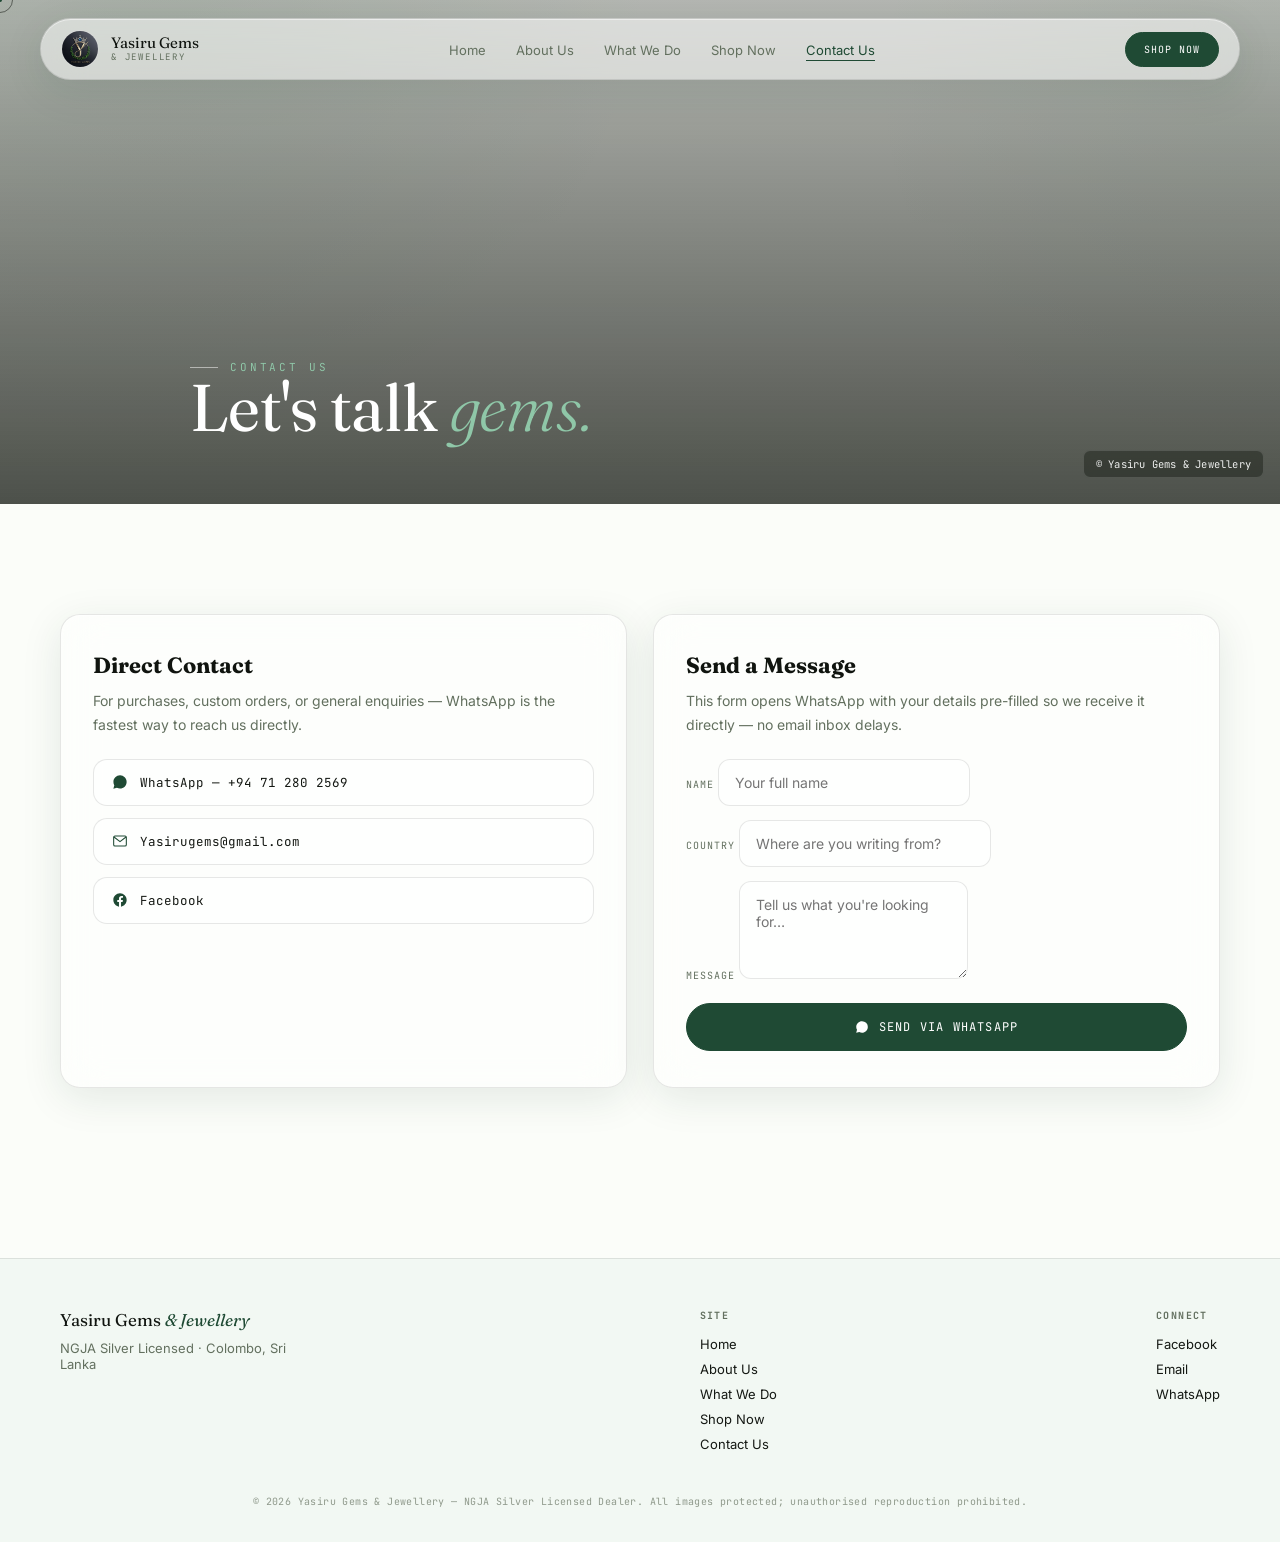
<file: contact.html>
<!DOCTYPE html>
<html lang="en">
<head>
<meta charset="UTF-8">
<meta name="viewport" content="width=device-width, initial-scale=1.0">
<title>Contact Us | Yasiru Gems &amp; Jewellery</title>
<meta name="description" content="Contact Yasiru Gems & Jewellery — WhatsApp, email and Facebook. NGJA Silver Licensed jeweller based in Colombo, Sri Lanka.">
<link rel="canonical" href="https://www.yasirugems.com/contact.html">
<link rel="icon" type="image/png" href="YasiruGems.jpg">
<link rel="preconnect" href="https://fonts.googleapis.com">
<link rel="preconnect" href="https://fonts.gstatic.com" crossorigin>
<link href="https://fonts.googleapis.com/css2?family=Fraunces:ital,opsz,wght@0,9..144,300;0,9..144,400;0,9..144,500;0,9..144,600;1,9..144,400;1,9..144,500&family=Inter:wght@300;400;500;600&family=JetBrains+Mono:wght@300;400;500&display=swap" rel="stylesheet">
<link rel="stylesheet" href="assets/css/style.css">
</head>
<body data-whatsapp-number="94712802569">

<div class="bg-wash"></div>
<div class="cursor-ring" id="cursorRing"></div>
<div class="cursor-dot" id="cursorDot"></div>

<header>
  <div class="navbar glass">
    <a href="index.html" class="brand">
      <div class="logo-slot"><img src="YasiruGems.jpg"></div>
      <div class="brand-name">Yasiru Gems<span>&amp; Jewellery</span></div>
    </a>
    <nav>
      <ul>
        <li><a href="index.html">Home</a></li>
        <li><a href="about.html">About Us</a></li>
        <li><a href="what-we-do.html">What We Do</a></li>
        <li><a href="shop.html">Shop Now</a></li>
        <li><a href="contact.html" class="active">Contact Us</a></li>
      </ul>
    </nav>
    <a href="shop.html" class="btn small primary">Shop Now</a>
    <button class="nav-toggle" id="navToggle" aria-label="Menu"><span></span></button>
  </div>
</header>

<div class="mobile-menu" id="mobileMenu">
  <a href="index.html">Home</a>
  <a href="about.html">About Us</a>
  <a href="what-we-do.html">What We Do</a>
  <a href="shop.html">Shop Now</a>
  <a href="contact.html" class="active">Contact Us</a>
</div>

<section class="hero-pagehead" style="background-image:url('https://images.unsplash.com/photo-1599643477877-530eb83abc8e?q=80&w=1800&auto=format&fit=crop');">
  <div class="hero-content">
    <div class="wrap">
      <div class="eyebrow on-dark">CONTACT US</div>
      <h1 class="headline">Let's talk <em>gems.</em></h1>
    </div>
  </div>
</section>

<section class="section-pad">
  <div class="wrap">
    <div class="contact-grid">

      <!-- DIRECT CONTACT CARD — edit heading, blurb and each link -->
      <div class="contact-card glass reveal">
        <h3>Direct Contact</h3>
        <p>For purchases, custom orders, or general enquiries — WhatsApp is the fastest way to reach us directly.</p>
        <div class="contact-links">
          <a href="#" data-whatsapp-msg="Hello Yasiru, I'd like to get in touch about your gems and jewellery.">
            <svg viewBox="0 0 24 24" fill="currentColor"><path d="M12.04 2C6.58 2 2.13 6.45 2.13 11.91c0 1.75.46 3.45 1.33 4.95L2.05 22l5.28-1.38a9.87 9.87 0 004.71 1.2h.01c5.46 0 9.91-4.45 9.91-9.91 0-2.65-1.03-5.14-2.9-7.01A9.82 9.82 0 0012.04 2z"/></svg>
            WhatsApp — +94 71 280 2569
          </a>
          <a href="mailto:Yasirugems@gmail.com">
            <svg viewBox="0 0 24 24" fill="none" stroke="currentColor" stroke-width="1.6"><rect x="2.5" y="4.5" width="19" height="15" rx="2"/><path d="M3 6l9 7 9-7"/></svg>
            Yasirugems@gmail.com
          </a>
          <a href="https://www.facebook.com/profile.php?id=61566966630931" target="_blank" rel="noopener">
            <svg viewBox="0 0 24 24" fill="currentColor"><path d="M22 12.06C22 6.5 17.52 2 12 2S2 6.5 2 12.06c0 5 3.66 9.15 8.44 9.94v-7.03H7.9v-2.9h2.54V9.85c0-2.5 1.49-3.89 3.78-3.89 1.09 0 2.23.2 2.23.2v2.46h-1.26c-1.24 0-1.63.77-1.63 1.56v1.88h2.78l-.44 2.9h-2.34V22c4.78-.8 8.44-4.94 8.44-9.94z"/></svg>
            Facebook
          </a>
        </div>
      </div>

      <!-- MESSAGE FORM CARD — edit heading/blurb; the form opens WhatsApp on submit -->
      <div class="contact-card glass reveal" style="transition-delay:.08s">
        <h3>Send a Message</h3>
        <p>This form opens WhatsApp with your details pre-filled so we receive it directly — no email inbox delays.</p>
        <form class="contact-form" id="contactForm">
          <div>
            <label>Name</label>
            <input type="text" id="cf-name" placeholder="Your full name" required>
          </div>
          <div>
            <label>Country</label>
            <input type="text" id="cf-country" placeholder="Where are you writing from?">
          </div>
          <div>
            <label>Message</label>
            <textarea id="cf-message" rows="4" placeholder="Tell us what you're looking for…" required></textarea>
          </div>
          <button type="submit" class="btn primary" style="justify-content:center;margin-top:6px;">
            <svg viewBox="0 0 24 24" fill="currentColor" width="14" height="14"><path d="M12.04 2C6.58 2 2.13 6.45 2.13 11.91c0 1.75.46 3.45 1.33 4.95L2.05 22l5.28-1.38a9.87 9.87 0 004.71 1.2h.01c5.46 0 9.91-4.45 9.91-9.91 0-2.65-1.03-5.14-2.9-7.01A9.82 9.82 0 0012.04 2z"/></svg>
            Send via WhatsApp
          </button>
        </form>
      </div>
    </div>
  </div>
</section>

<footer>
  <div class="wrap">
    <div class="footer-grid">
      <div>
        <div class="footer-brand">Yasiru Gems <em>&amp; Jewellery</em></div>
        <p style="color:var(--mist);font-size:13px;margin-top:10px;max-width:260px;">NGJA Silver Licensed &middot; Colombo, Sri Lanka</p>
      </div>
      <div class="footer-col">
        <h5>Site</h5>
        <a href="index.html">Home</a>
        <a href="about.html">About Us</a>
        <a href="what-we-do.html">What We Do</a>
        <a href="shop.html">Shop Now</a>
        <a href="contact.html">Contact Us</a>
      </div>
      <div class="footer-col">
        <h5>Connect</h5>
        <a href="https://www.facebook.com/profile.php?id=61566966630931" target="_blank" rel="noopener">Facebook</a>
        <a href="mailto:Yasirugems@gmail.com">Email</a>
        <a href="#" data-whatsapp-msg="Hello Yasiru, I'd like to get in touch about your gems and jewellery.">WhatsApp</a>
      </div>
    </div>
    <div class="footer-note">&copy; <span class="js-year"></span> Yasiru Gems &amp; Jewellery — NGJA Silver Licensed Dealer. All images protected; unauthorised reproduction prohibited.</div>
  </div>
</footer>

<script src="assets/js/main.js"></script>
<script>
  document.getElementById("contactForm").addEventListener("submit", function(e){
    e.preventDefault();
    const name = document.getElementById("cf-name").value.trim();
    const country = document.getElementById("cf-country").value.trim();
    const message = document.getElementById("cf-message").value.trim();
    const number = document.body.getAttribute("data-whatsapp-number");
    const text = `Hello Yasiru, my name is ${name}${country ? " from " + country : ""}. ${message}`;
    window.open(`https://wa.me/${number}?text=${encodeURIComponent(text)}`, "_blank", "noopener");
  });
</script>
</body>
</html>
</file>
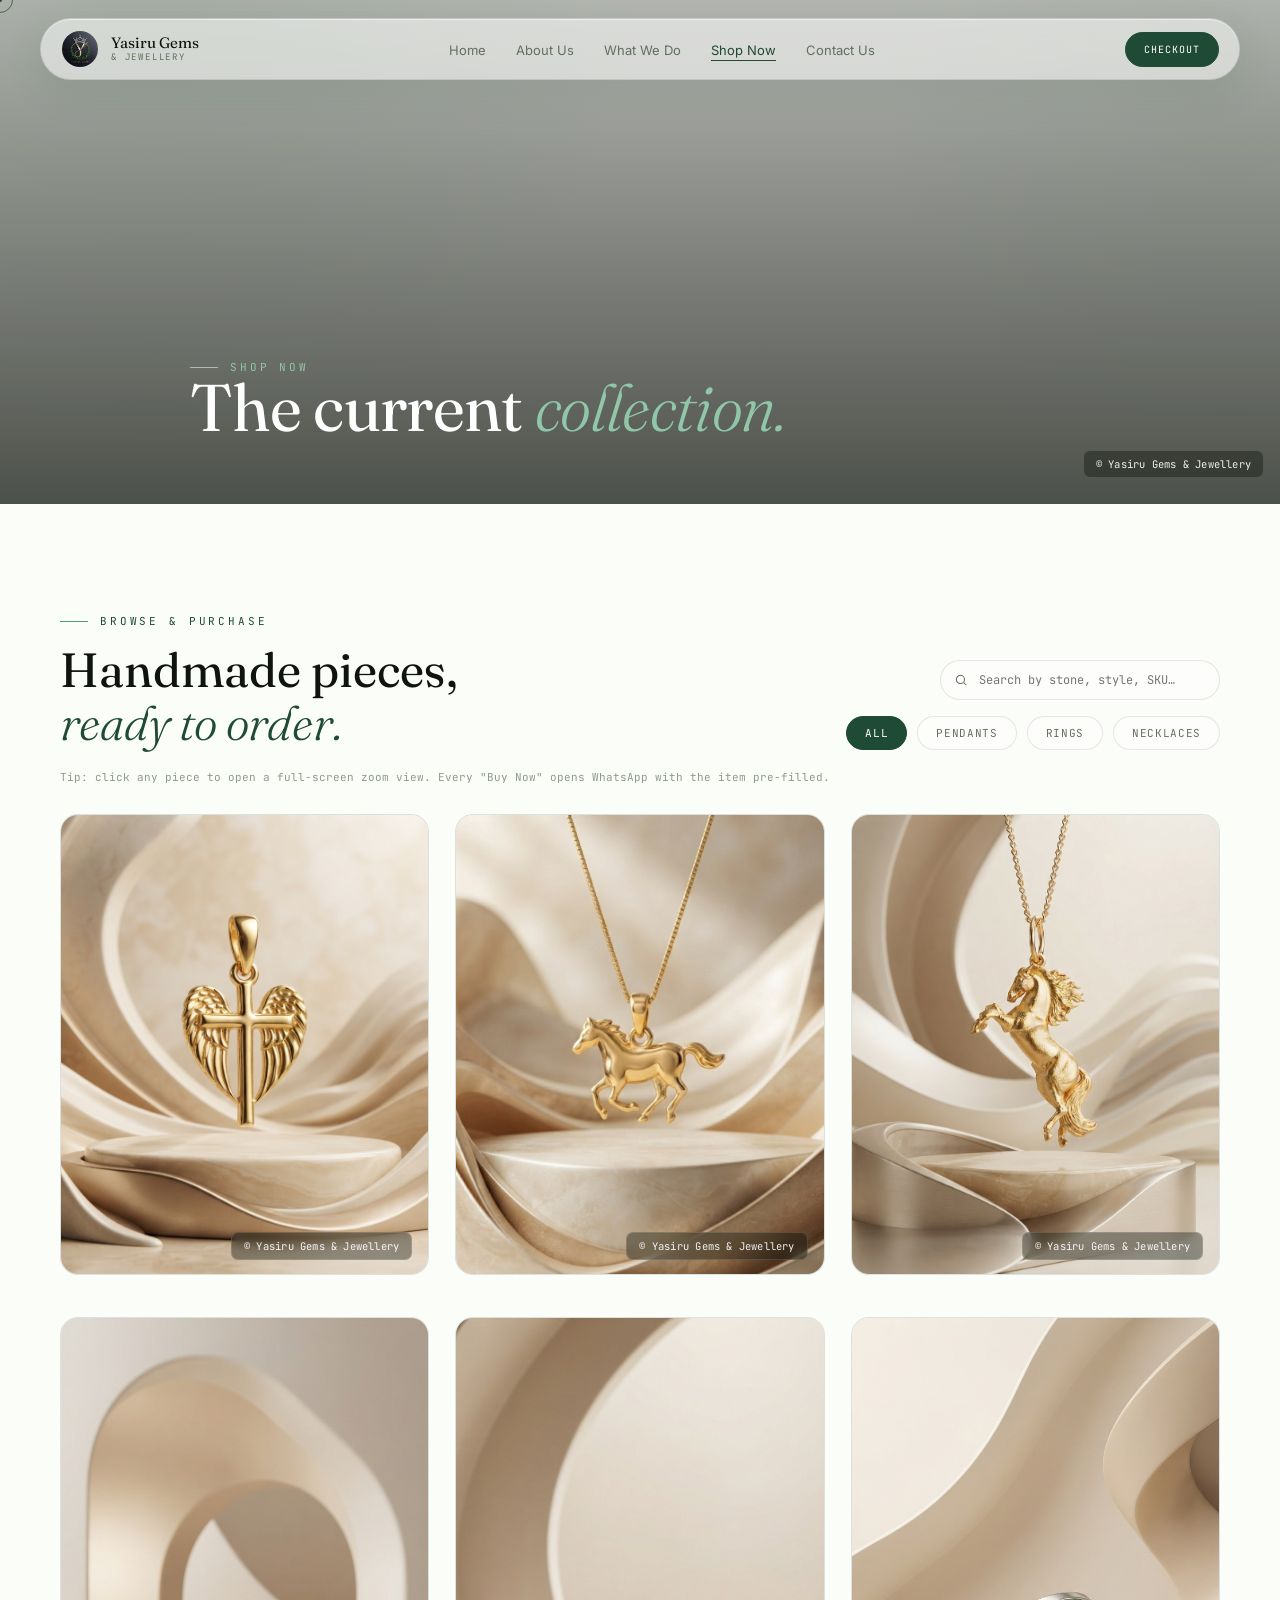
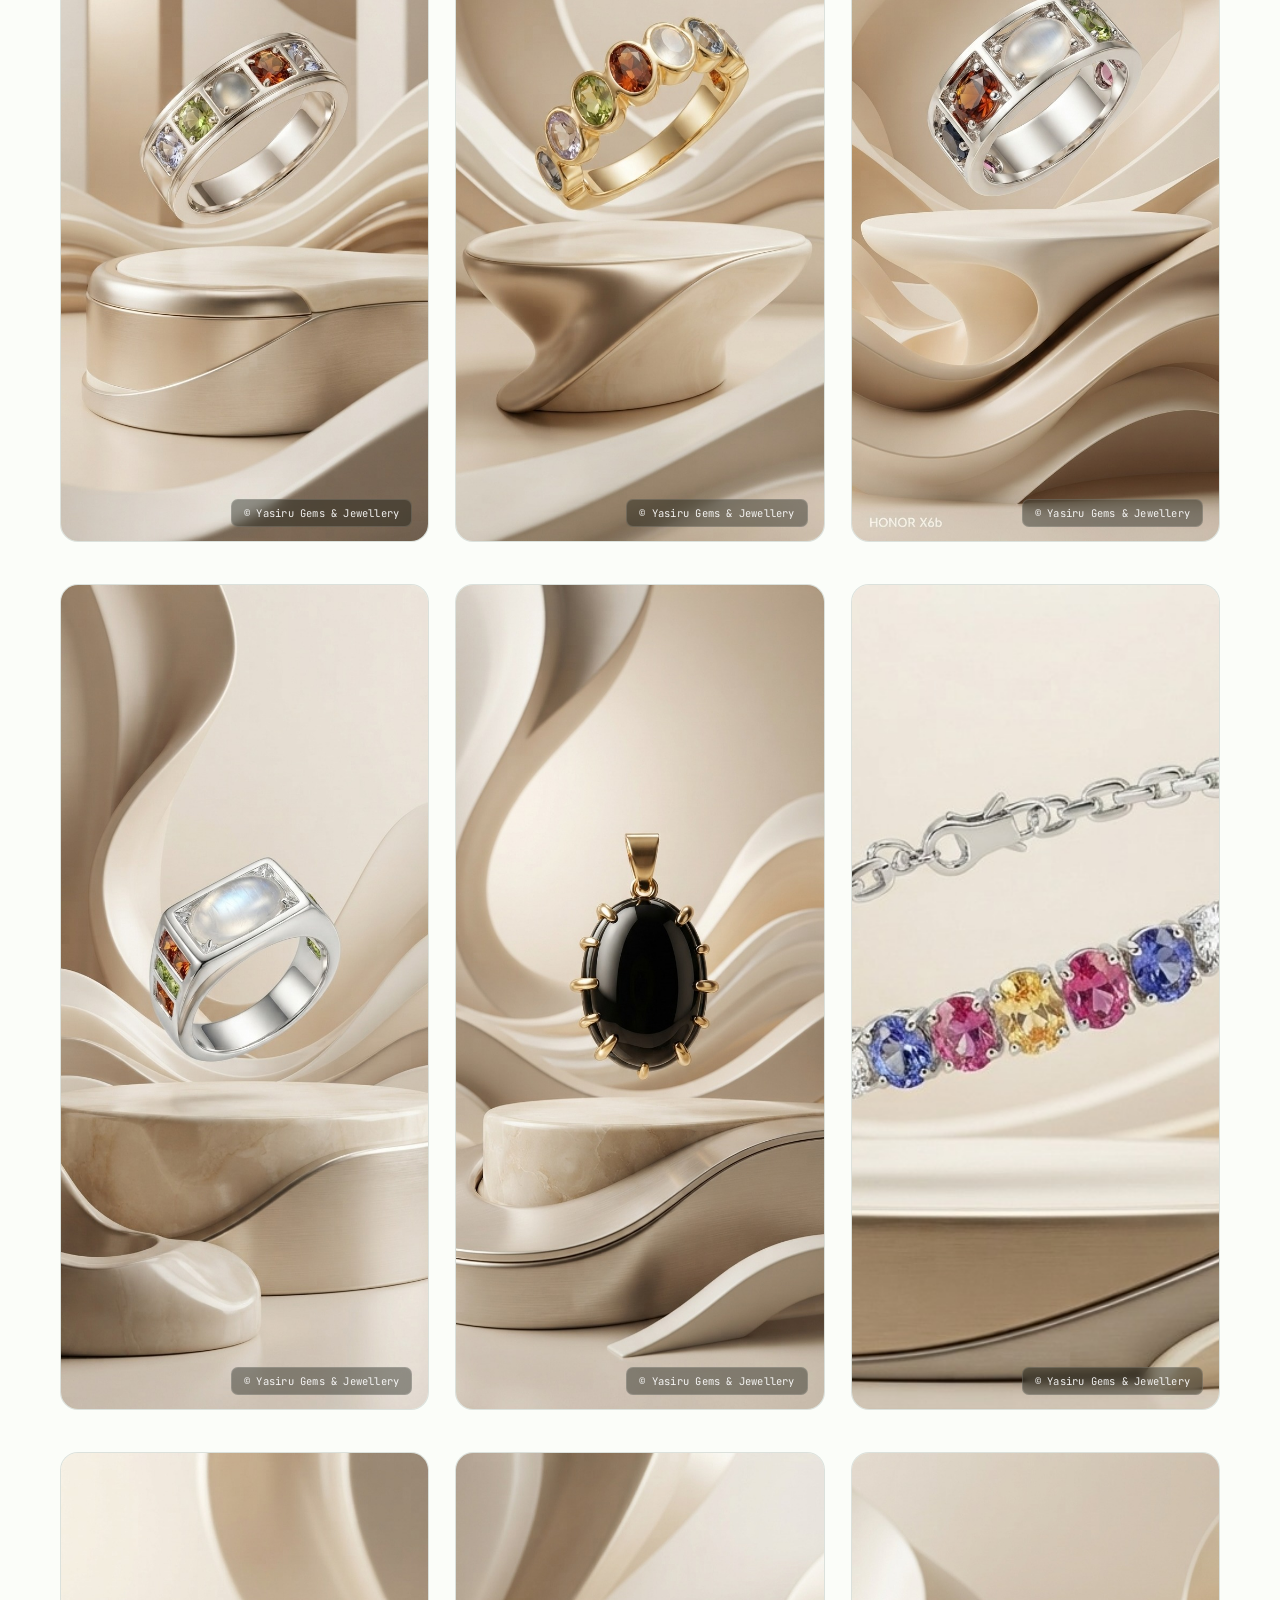
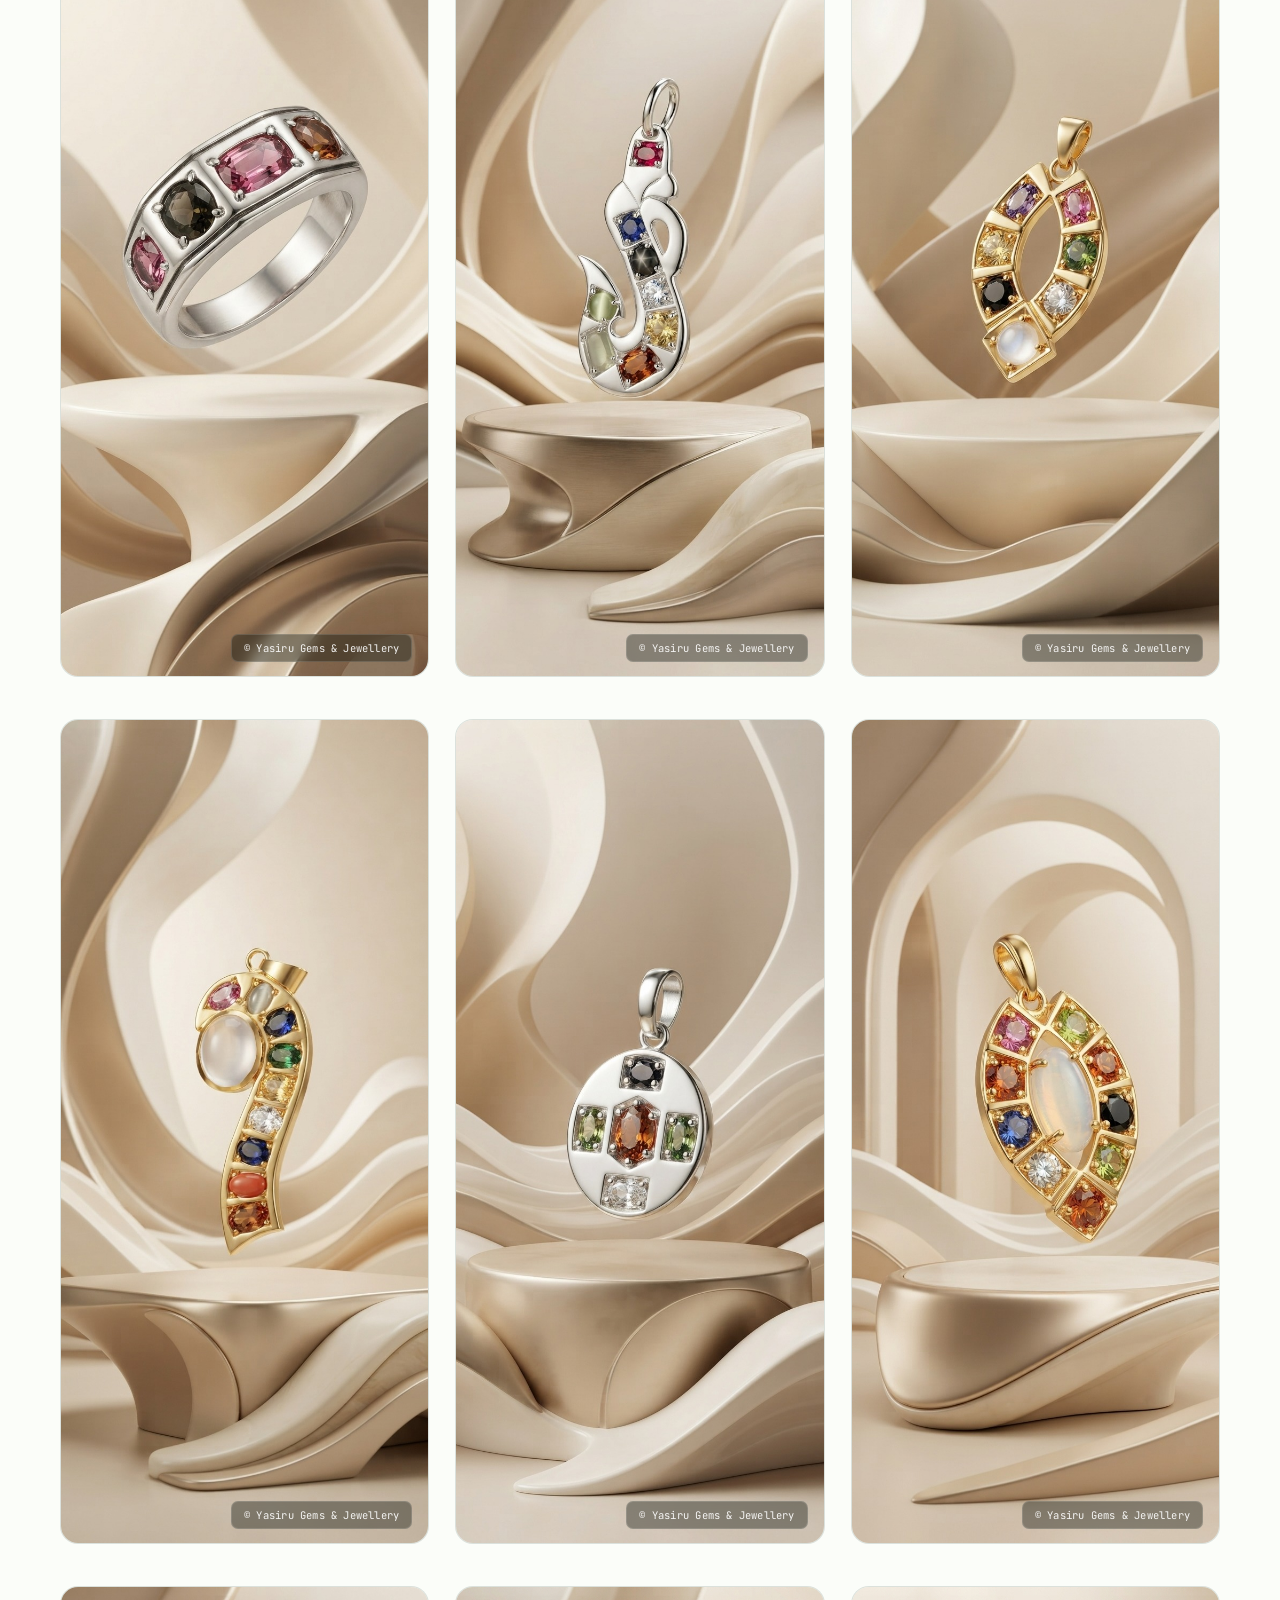
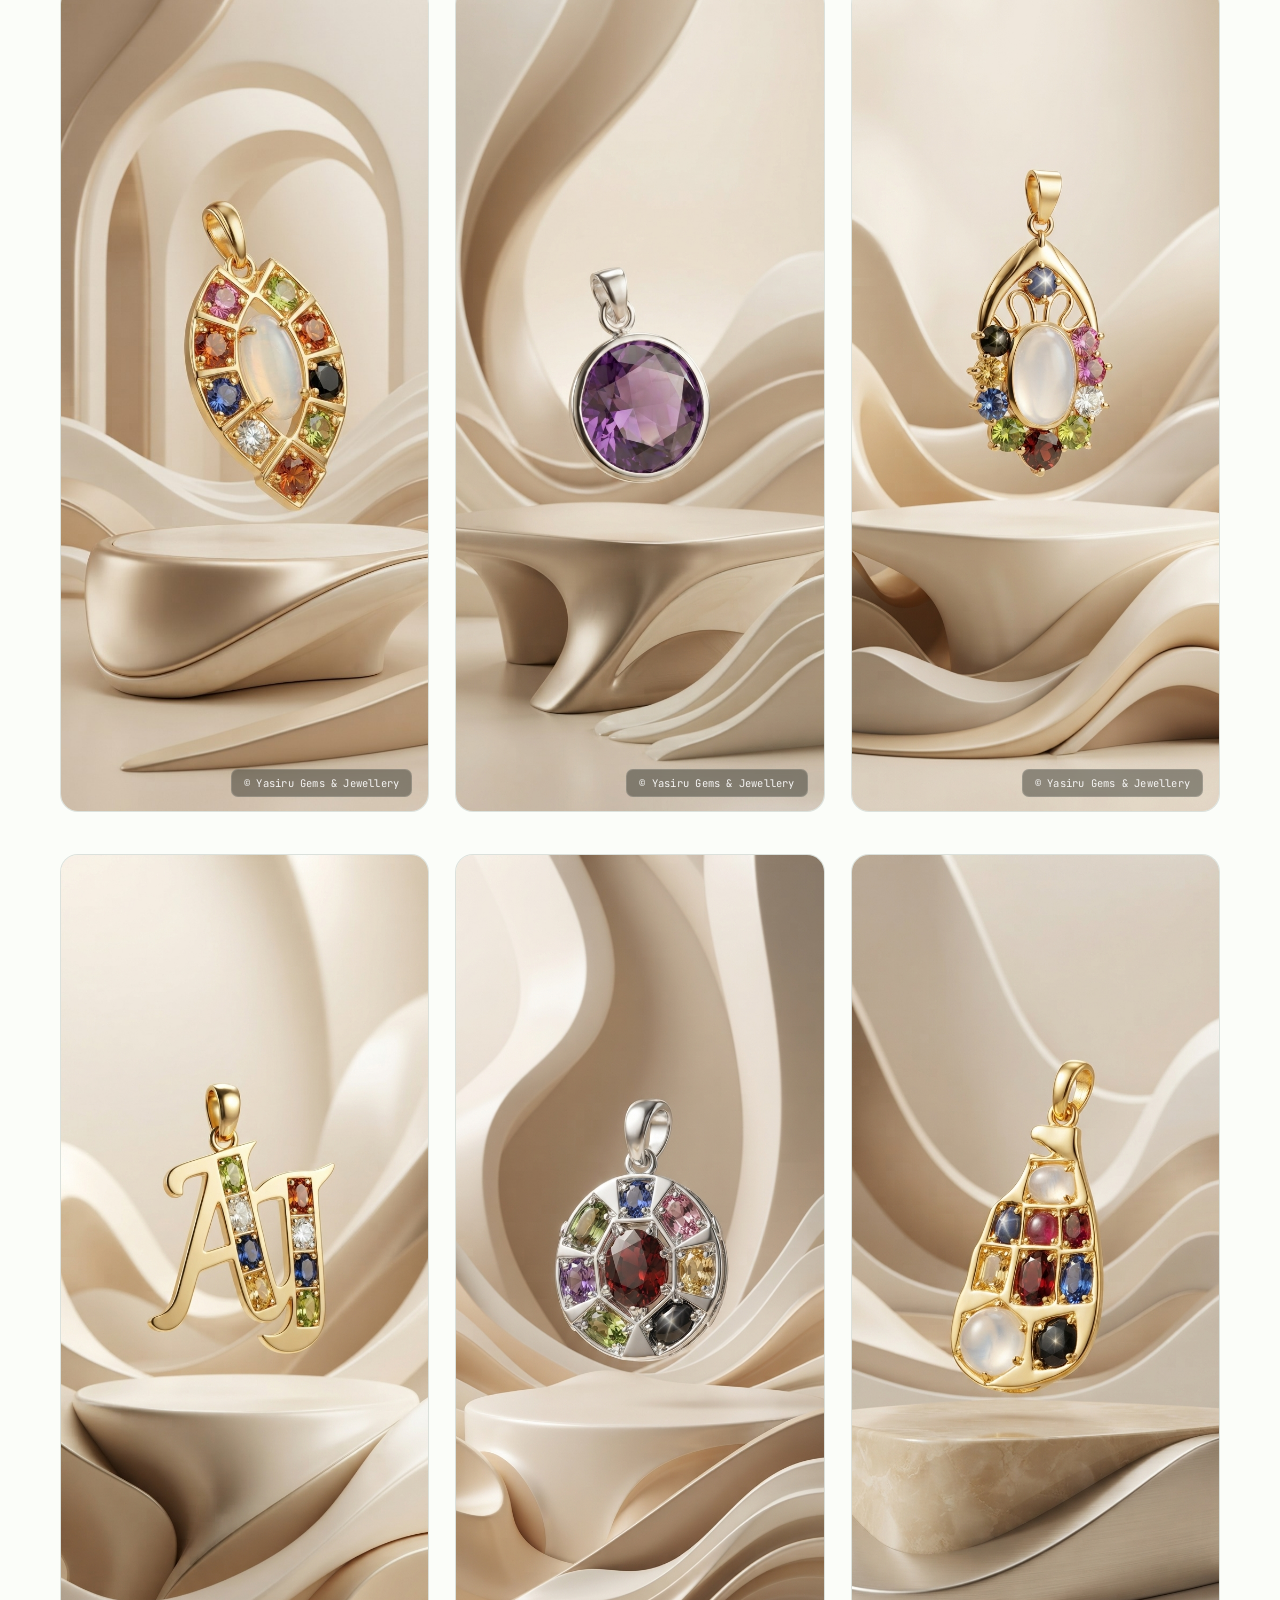
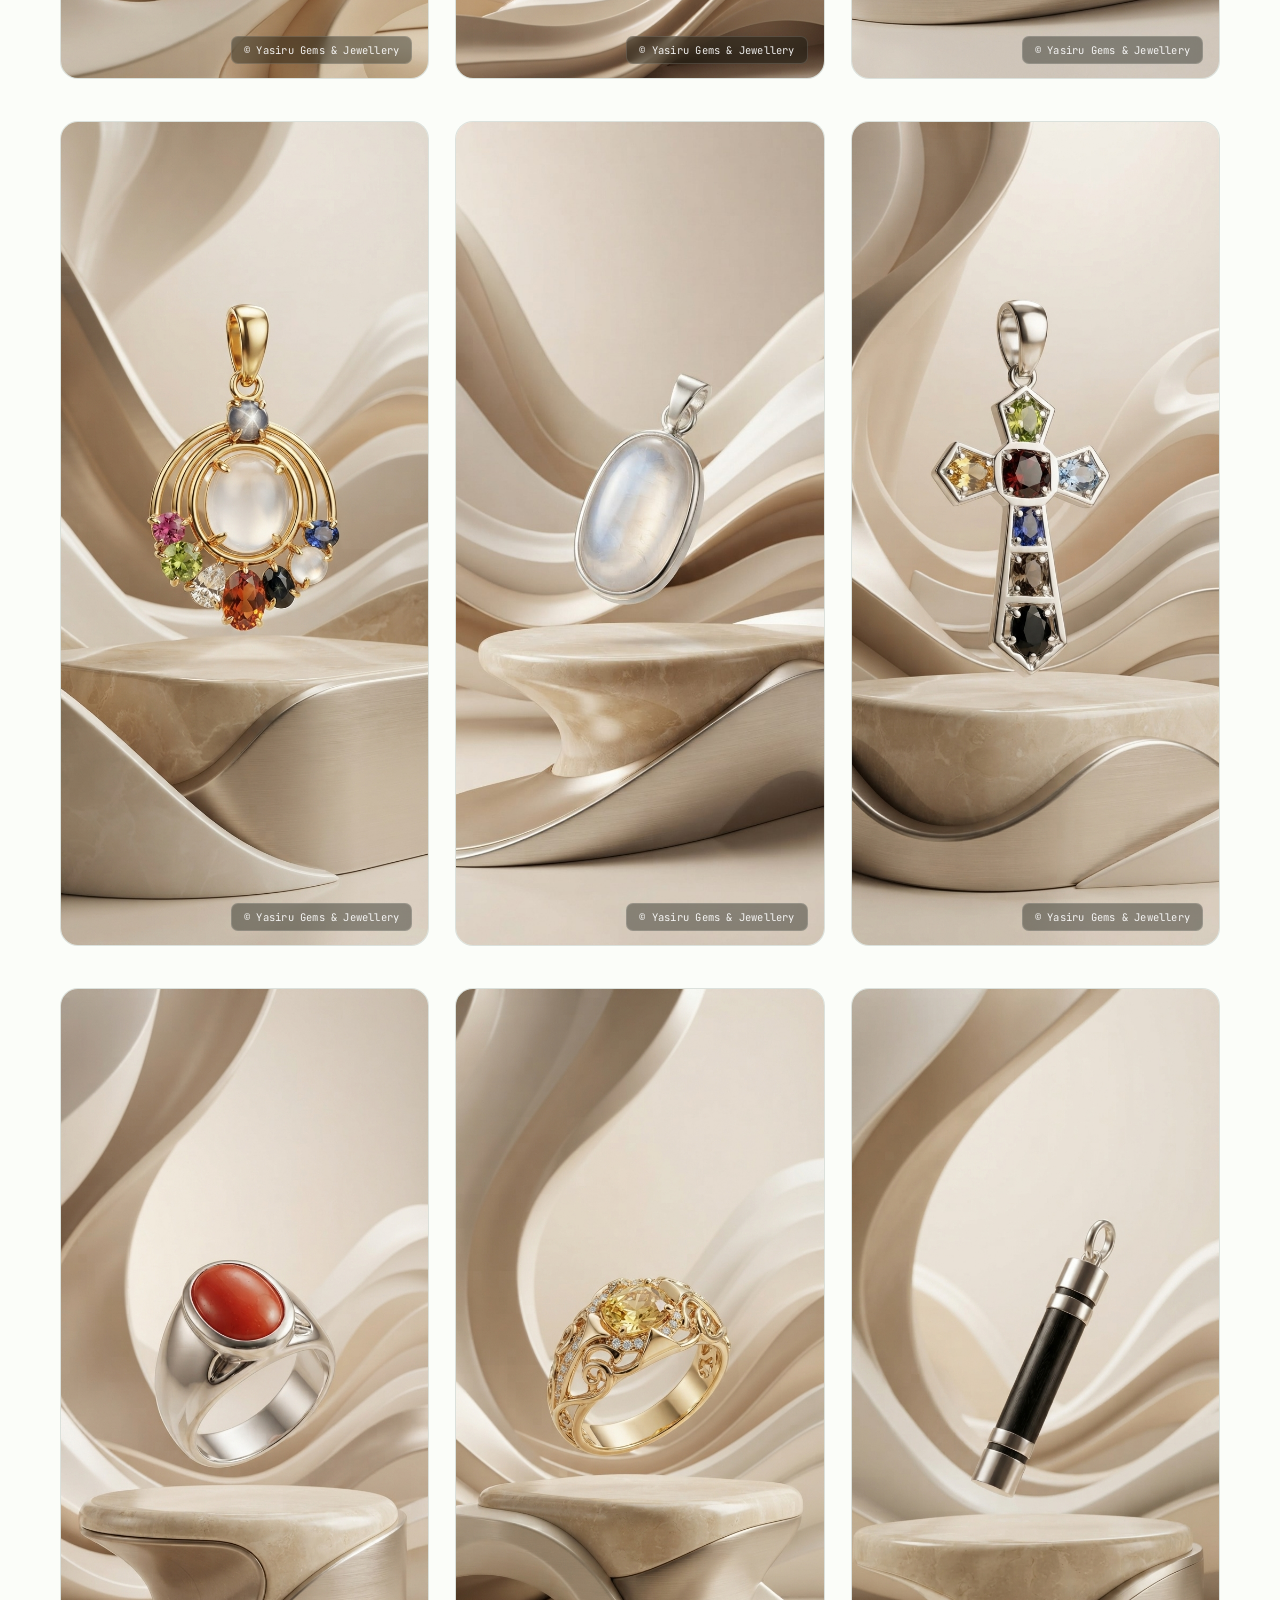
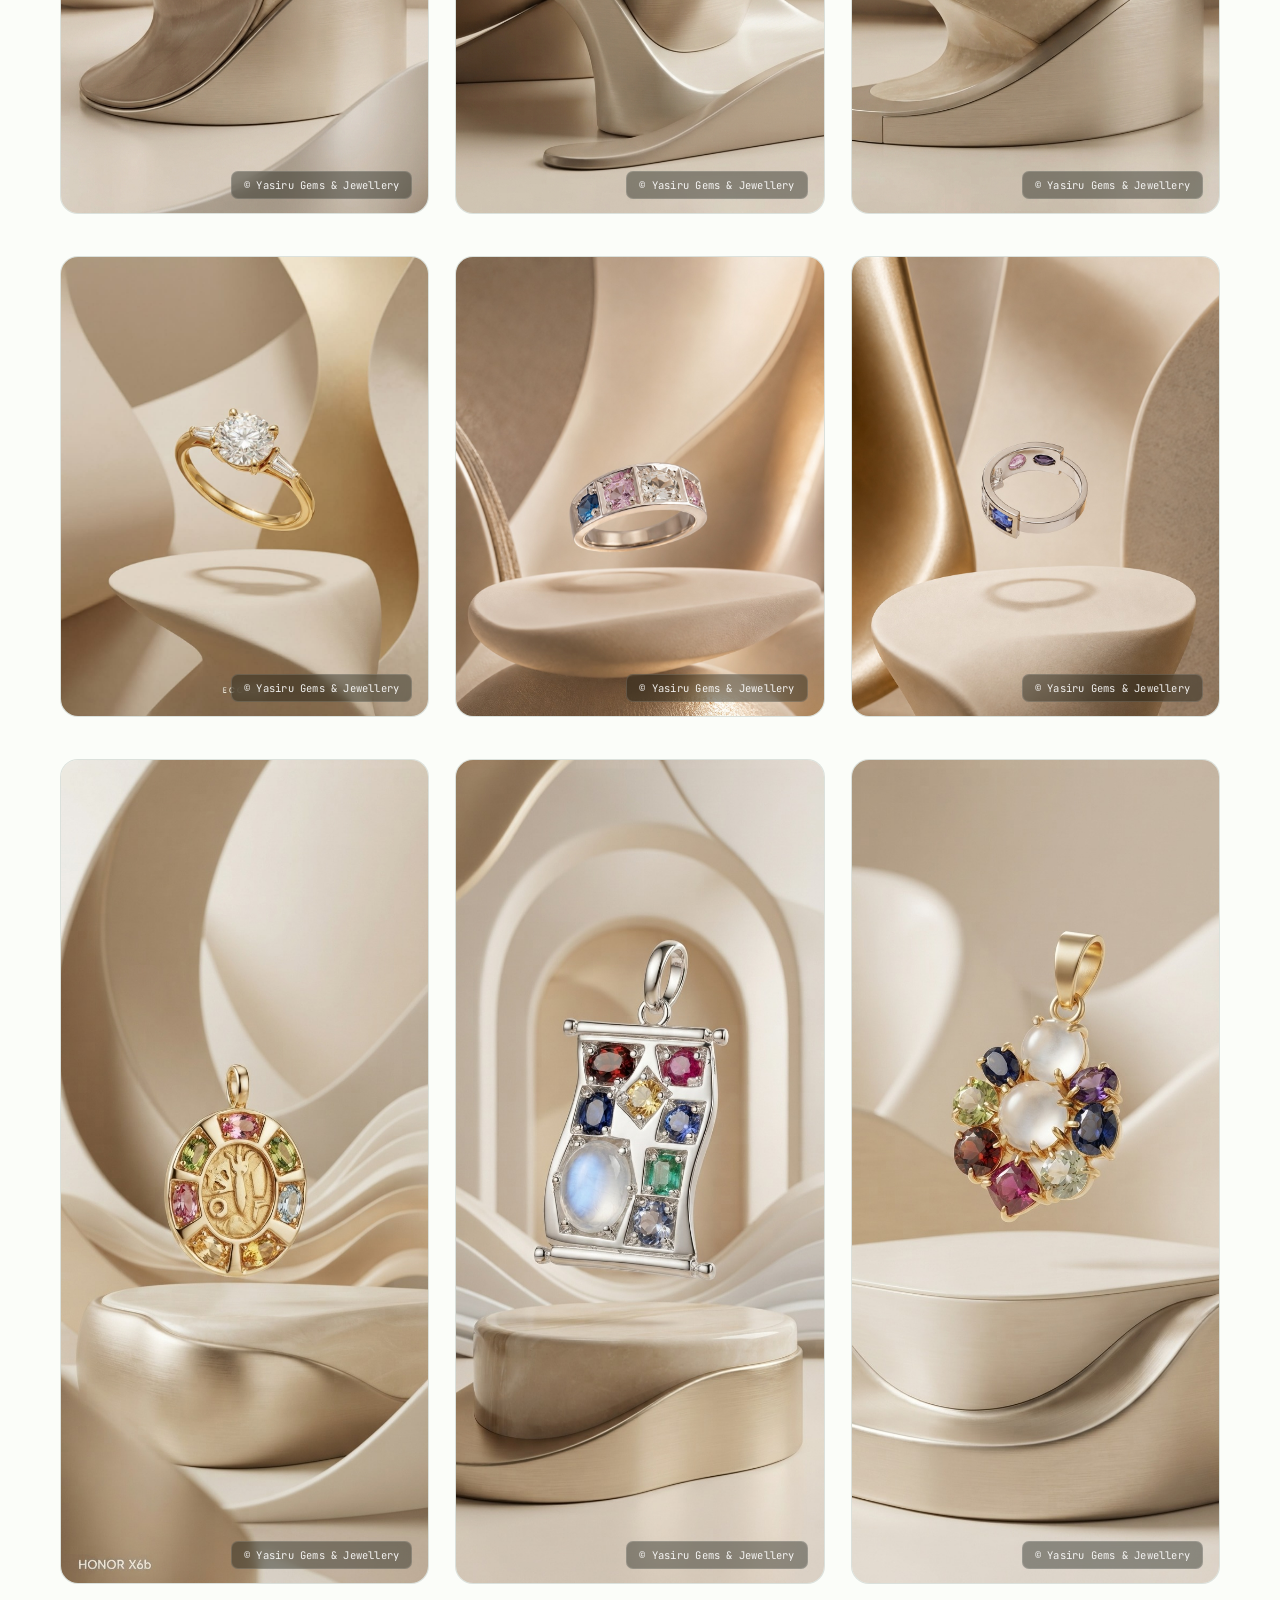
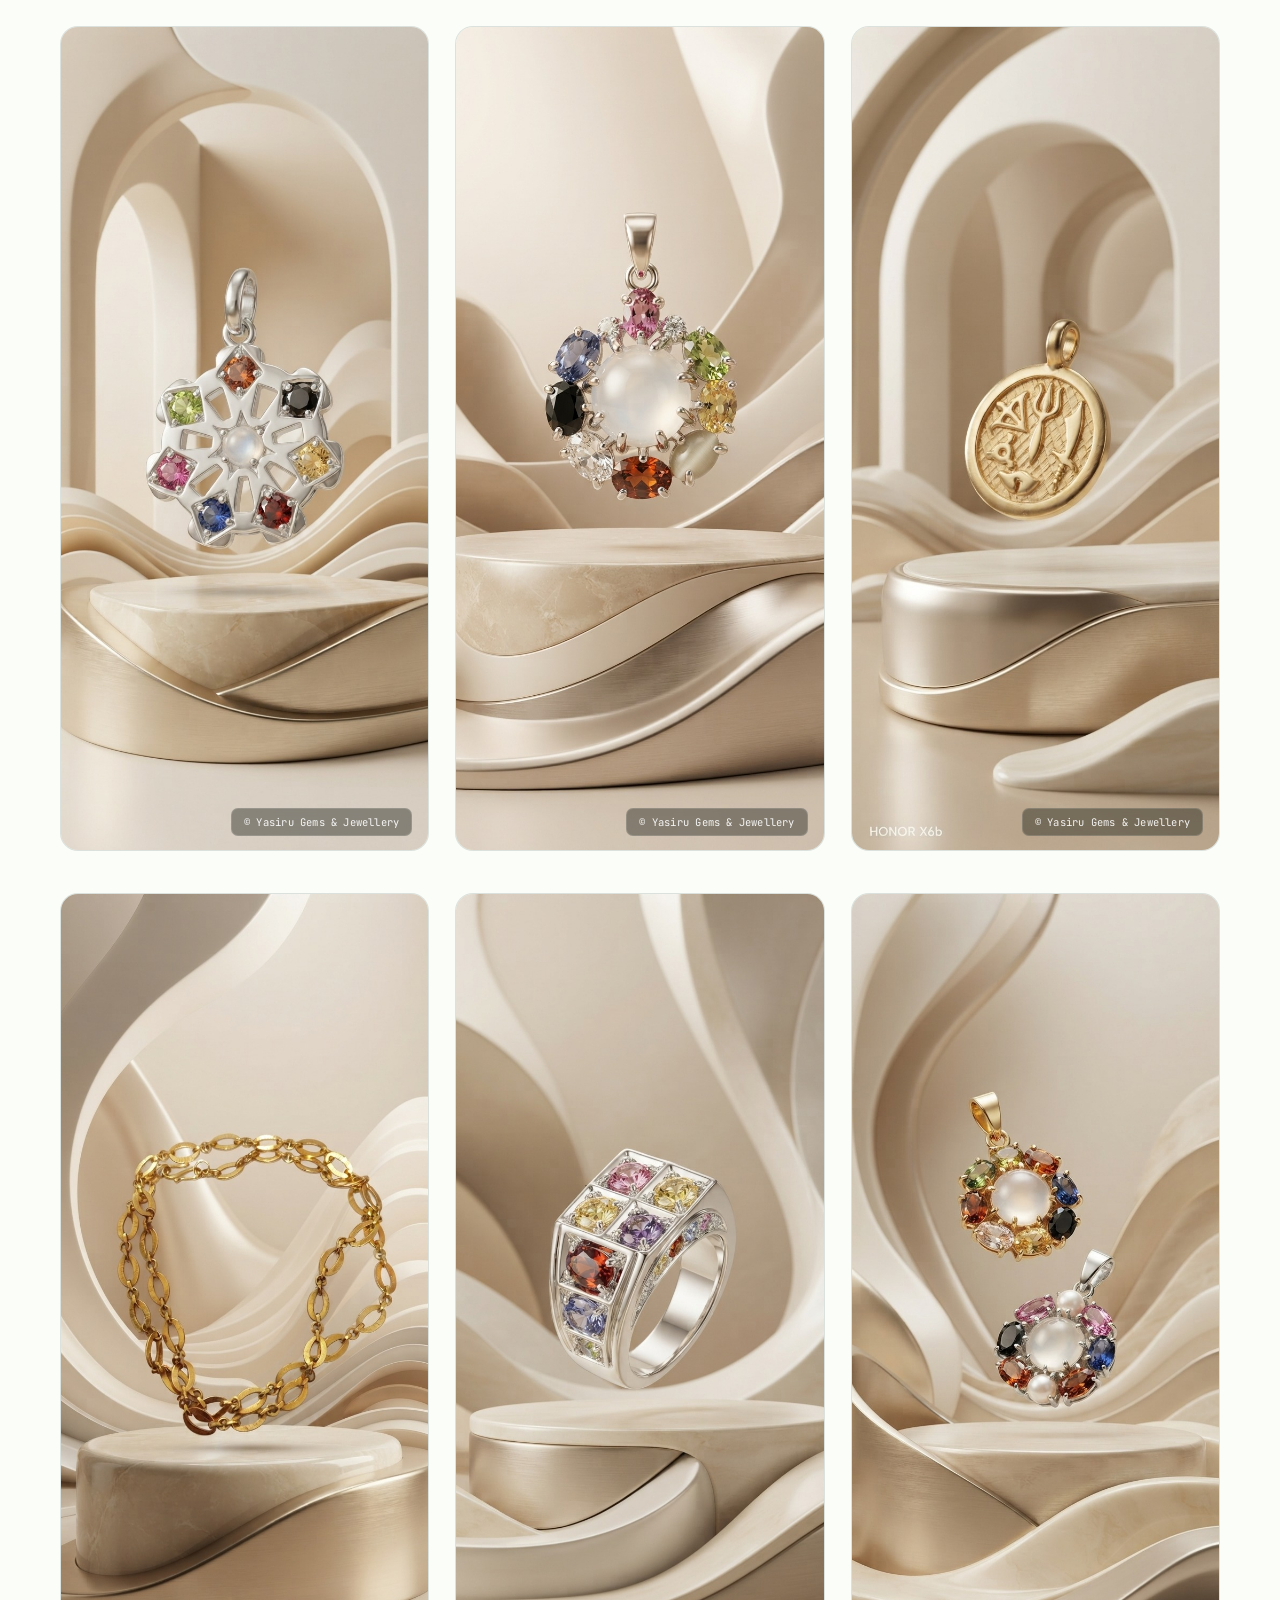
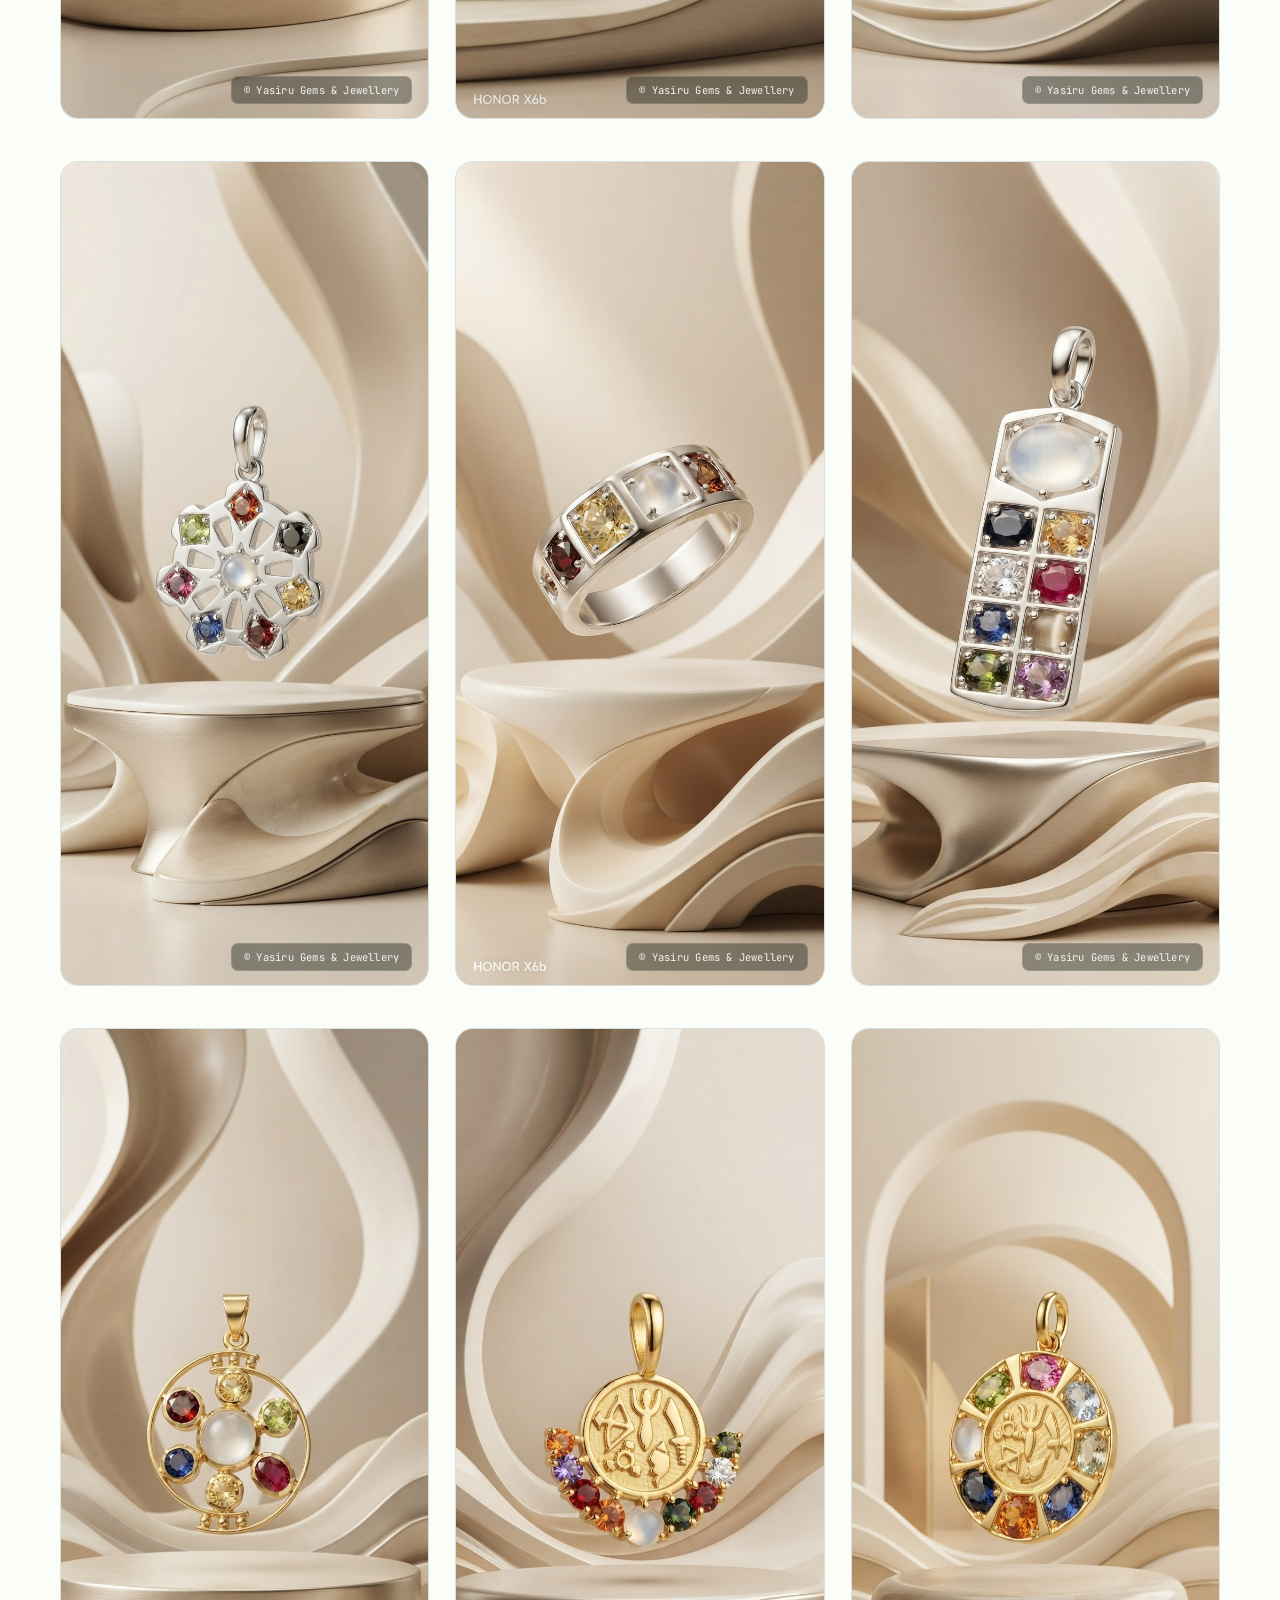
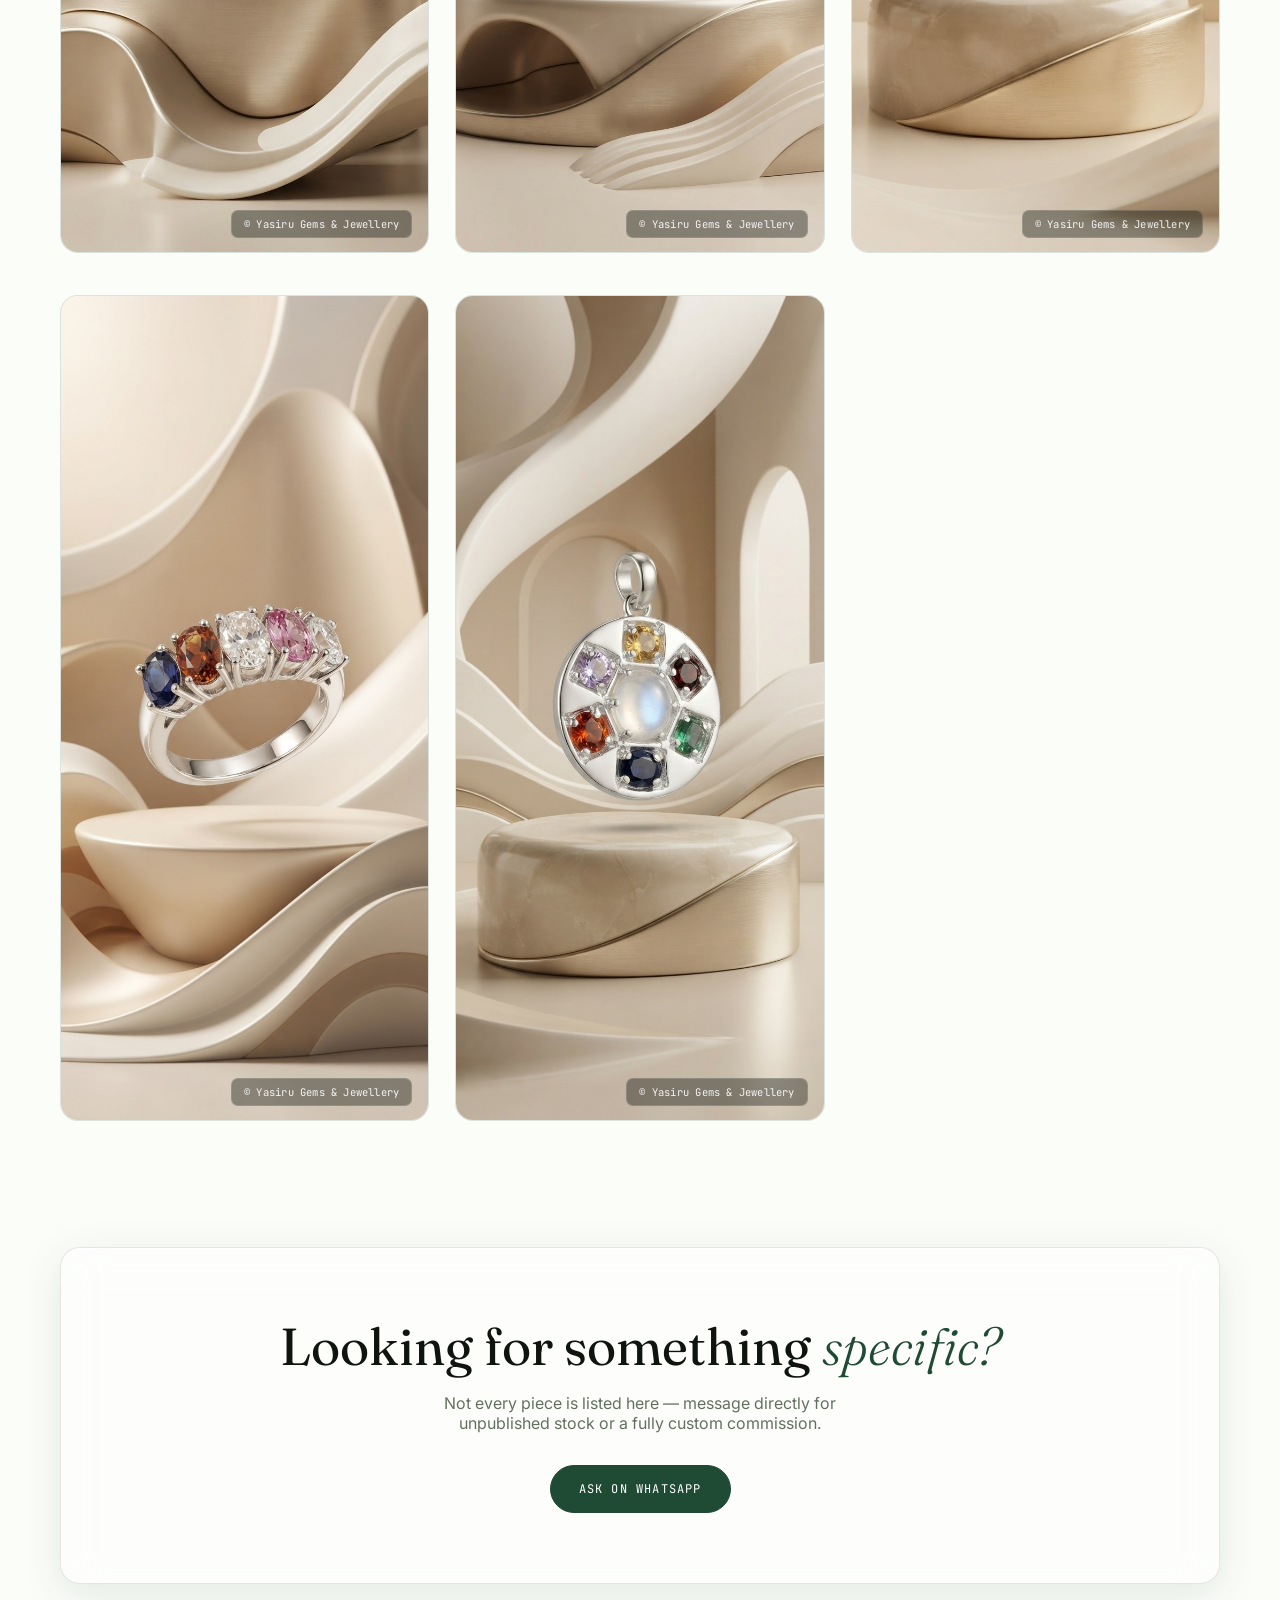
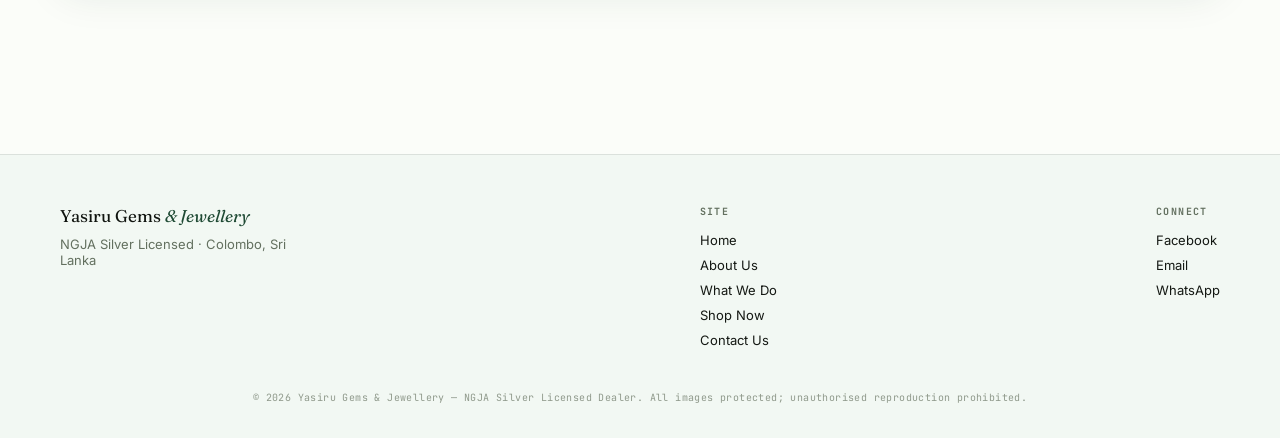
<file: shop.html>
<!DOCTYPE html>
<html lang="en">
<head>
<meta charset="UTF-8">
<meta name="viewport" content="width=device-width, initial-scale=1.0">
<title>Shop Now | Yasiru Gems &amp; Jewellery</title>
<meta name="description" content="Shop handmade Sri Lankan gemstone jewellery — rings, necklaces, earrings and certified loose gems. NGJA Silver Licensed. Buy directly via WhatsApp.">
<meta name="keywords" content="buy Ceylon sapphire, Sri Lankan gemstone jewellery for sale, handmade gold ring Sri Lanka, certified loose gemstones, NGJA licensed jewellery">
<link rel="canonical" href="https://www.yasirugems.com/shop.html">
<link rel="icon" type="image/png" href="YasiruGems.jpg">
<link rel="preconnect" href="https://fonts.googleapis.com">
<link rel="preconnect" href="https://fonts.gstatic.com" crossorigin>
<link href="https://fonts.googleapis.com/css2?family=Fraunces:ital,opsz,wght@0,9..144,300;0,9..144,400;0,9..144,500;0,9..144,600;1,9..144,400;1,9..144,500&family=Inter:wght@300;400;500;600&family=JetBrains+Mono:wght@300;400;500&display=swap" rel="stylesheet">
<link rel="stylesheet" href="assets/css/style.css">
</head>
<body data-whatsapp-number="94712802569">

<div class="bg-wash"></div>
<div class="cursor-ring" id="cursorRing"></div>
<div class="cursor-dot" id="cursorDot"></div>

<header>
  <div class="navbar glass">
    <a href="index.html" class="brand">
      <div class="logo-slot"><img src="YasiruGems.jpg"></div>
      <div class="brand-name">Yasiru Gems<span>&amp; Jewellery</span></div>
    </a>
    <nav>
      <ul>
        <li><a href="index.html">Home</a></li>
        <li><a href="about.html">About Us</a></li>
        <li><a href="what-we-do.html">What We Do</a></li>
        <li><a href="shop.html" class="active">Shop Now</a></li>
        <li><a href="contact.html">Contact Us</a></li>
      </ul>
    </nav>
    <a href="checkout.html" class="btn small primary">Checkout</a>
    <button class="nav-toggle" id="navToggle" aria-label="Menu"><span></span></button>
  </div>
</header>

<div class="mobile-menu" id="mobileMenu">
  <a href="index.html">Home</a>
  <a href="about.html">About Us</a>
  <a href="what-we-do.html">What We Do</a>
  <a href="shop.html" class="active">Shop Now</a>
  <a href="contact.html">Contact Us</a>
</div>

<section class="hero-pagehead" style="background-image:url('https://images.unsplash.com/photo-1600703136783-bdb5ea365239?q=80&w=1800&auto=format&fit=crop');">
  <div class="hero-content">
    <div class="wrap">
      <div class="eyebrow on-dark">SHOP NOW</div>
      <h1 class="headline">The current <em>collection.</em></h1>
    </div>
  </div>
</section>

<section class="section-pad">
  <div class="wrap">
    <div class="gallery-toolbar reveal">
      <div class="section-head" style="margin-bottom:0;">
        <div class="eyebrow">BROWSE &amp; PURCHASE</div>
        <h2>Handmade pieces,<br><em>ready to order.</em></h2>
      </div>
      <div style="display:flex;flex-direction:column;gap:16px;align-items:flex-end;">
        <div class="search-row">
          <svg viewBox="0 0 24 24" fill="none" stroke="currentColor" stroke-width="1.8"><circle cx="11" cy="11" r="7"/><path d="M21 21l-4.3-4.3"/></svg>
          <input type="text" id="shopSearch" placeholder="Search by stone, style, SKU…">
        </div>
        <!-- Filter buttons are generated automatically from each product's data-product-category below -->
        <div class="filters" id="filters"></div>
      </div>
    </div>

    <p style="font-family:var(--mono);font-size:11px;color:var(--mist-soft);margin:-30px 0 30px;">Tip: click any piece to open a full-screen zoom view. Every "Buy Now" opens WhatsApp with the item pre-filled.</p>

    <!-- ============================================================
         SHOP GRID
         TO ADD A PRODUCT: copy one <article class="photo-card">…</article>
         block below, edit the image src/alt and every data-product-*
         attribute (name, sku, price, category, tags). The watermark
         and click-to-zoom lightbox both work automatically.
         ============================================================ -->
    <div class="gallery-grid" id="shopGrid">

    <!-- ---- PRODUCT 1 ---- -->
      <article class="photo-card" data-size="tall">
        <div class="photo-frame lightbox-item"
             data-product-name=""
             data-product-category="Pendants"
    
             data-product-sku="YG-P0048">
          <img src="YG-P0048.jpg" alt="">
          <div class="overlay-top">
            <span class="id-tag">YG-P0048</span>
            <span class="protected-tag"><svg viewBox="0 0 24 24" fill="none" stroke="currentColor" stroke-width="1.8"><path d="M12 2l7 4v6c0 5-3.4 8-7 10-3.6-2-7-5-7-10V6l7-4z"/></svg>PROTECTED</span>
          </div>
          <div class="media-overlay">
            <div class="overlay-info">
              <h3></h3>
              <div class="overlay-meta">Pendant</div>
              <div class="buy-row">

                <button class="buy-btn" type="button" data-product-name="" data-product-sku="YG-P0048" data-product-price="">
                  <svg viewBox="0 0 24 24" fill="currentColor" width="13" height="13"><path d="M12.04 2C6.58 2 2.13 6.45 2.13 11.91c0 1.75.46 3.45 1.33 4.95L2.05 22l5.28-1.38a9.87 9.87 0 004.71 1.2h.01c5.46 0 9.91-4.45 9.91-9.91 0-2.65-1.03-5.14-2.9-7.01A9.82 9.82 0 0012.04 2z"/></svg>
                  Buy Now
                </button>
              </div>
            </div>
          </div>
        </div>
        <div class="photo-caption"><span class="cap-title"></span><span class="cap-loc"></span></div>
      </article>

      <!-- ---- PRODUCT 2 ---- -->
      <article class="photo-card" data-size="tall">
        <div class="photo-frame lightbox-item"
             data-product-name=""
             data-product-category="Pendants"
    
             data-product-sku="YG-P0049">
          <img src="YG-P0049.jpg" alt="">
          <div class="overlay-top">
            <span class="id-tag">YG-P0049</span>
            <span class="protected-tag"><svg viewBox="0 0 24 24" fill="none" stroke="currentColor" stroke-width="1.8"><path d="M12 2l7 4v6c0 5-3.4 8-7 10-3.6-2-7-5-7-10V6l7-4z"/></svg>PROTECTED</span>
          </div>
          <div class="media-overlay">
            <div class="overlay-info">
              <h3></h3>
              <div class="overlay-meta">Pendant</div>
              <div class="buy-row">

                <button class="buy-btn" type="button" data-product-name="" data-product-sku="YG-P0049" data-product-price="">
                  <svg viewBox="0 0 24 24" fill="currentColor" width="13" height="13"><path d="M12.04 2C6.58 2 2.13 6.45 2.13 11.91c0 1.75.46 3.45 1.33 4.95L2.05 22l5.28-1.38a9.87 9.87 0 004.71 1.2h.01c5.46 0 9.91-4.45 9.91-9.91 0-2.65-1.03-5.14-2.9-7.01A9.82 9.82 0 0012.04 2z"/></svg>
                  Buy Now
                </button>
              </div>
            </div>
          </div>
        </div>
        <div class="photo-caption"><span class="cap-title"></span><span class="cap-loc"></span></div>
      </article>

      <!-- ---- PRODUCT 3 ---- -->
      <article class="photo-card" data-size="tall">
        <div class="photo-frame lightbox-item"
             data-product-name=""
             data-product-category="Pendants"
    
             data-product-sku="YG-P0047">
          <img src="YG-P0047.jpg" alt="">
          <div class="overlay-top">
            <span class="id-tag">YG-P0047</span>
            <span class="protected-tag"><svg viewBox="0 0 24 24" fill="none" stroke="currentColor" stroke-width="1.8"><path d="M12 2l7 4v6c0 5-3.4 8-7 10-3.6-2-7-5-7-10V6l7-4z"/></svg>PROTECTED</span>
          </div>
          <div class="media-overlay">
            <div class="overlay-info">
              <h3></h3>
              <div class="overlay-meta">Pendant</div>
              <div class="buy-row">

                <button class="buy-btn" type="button" data-product-name="" data-product-sku="YG-P0047" data-product-price="">
                  <svg viewBox="0 0 24 24" fill="currentColor" width="13" height="13"><path d="M12.04 2C6.58 2 2.13 6.45 2.13 11.91c0 1.75.46 3.45 1.33 4.95L2.05 22l5.28-1.38a9.87 9.87 0 004.71 1.2h.01c5.46 0 9.91-4.45 9.91-9.91 0-2.65-1.03-5.14-2.9-7.01A9.82 9.82 0 0012.04 2z"/></svg>
                  Buy Now
                </button>
              </div>
            </div>
          </div>
        </div>
        <div class="photo-caption"><span class="cap-title"></span><span class="cap-loc"></span></div>
      </article>

      <!-- ---- PRODUCT 4 ---- -->
      <article class="photo-card" data-size="tall">
        <div class="photo-frame lightbox-item"
             data-product-name=""
             data-product-category="Rings"
    
             data-product-sku="YG-R0045">
          <img src="YG-R0045.jpg" alt="">
          <div class="overlay-top">
            <span class="id-tag">YG-R0045</span>
            <span class="protected-tag"><svg viewBox="0 0 24 24" fill="none" stroke="currentColor" stroke-width="1.8"><path d="M12 2l7 4v6c0 5-3.4 8-7 10-3.6-2-7-5-7-10V6l7-4z"/></svg>PROTECTED</span>
          </div>
          <div class="media-overlay">
            <div class="overlay-info">
              <h3></h3>
              <div class="overlay-meta">Ring</div>
              <div class="buy-row">

                <button class="buy-btn" type="button" data-product-name="" data-product-sku="YG-R0045" data-product-price="">
                  <svg viewBox="0 0 24 24" fill="currentColor" width="13" height="13"><path d="M12.04 2C6.58 2 2.13 6.45 2.13 11.91c0 1.75.46 3.45 1.33 4.95L2.05 22l5.28-1.38a9.87 9.87 0 004.71 1.2h.01c5.46 0 9.91-4.45 9.91-9.91 0-2.65-1.03-5.14-2.9-7.01A9.82 9.82 0 0012.04 2z"/></svg>
                  Buy Now
                </button>
              </div>
            </div>
          </div>
        </div>
        <div class="photo-caption"><span class="cap-title"></span><span class="cap-loc"></span></div>
      </article>

      <!-- ---- PRODUCT 5 ---- -->
      <article class="photo-card" data-size="tall">
        <div class="photo-frame lightbox-item"
             data-product-name=""
             data-product-category="Rings"
    
             data-product-sku="YG-R0046">
          <img src="YG-R0046.jpg" alt="">
          <div class="overlay-top">
            <span class="id-tag">YG-R0046</span>
            <span class="protected-tag"><svg viewBox="0 0 24 24" fill="none" stroke="currentColor" stroke-width="1.8"><path d="M12 2l7 4v6c0 5-3.4 8-7 10-3.6-2-7-5-7-10V6l7-4z"/></svg>PROTECTED</span>
          </div>
          <div class="media-overlay">
            <div class="overlay-info">
              <h3></h3>
              <div class="overlay-meta">Ring</div>
              <div class="buy-row">

                <button class="buy-btn" type="button" data-product-name="" data-product-sku="YG-R0046" data-product-price="">
                  <svg viewBox="0 0 24 24" fill="currentColor" width="13" height="13"><path d="M12.04 2C6.58 2 2.13 6.45 2.13 11.91c0 1.75.46 3.45 1.33 4.95L2.05 22l5.28-1.38a9.87 9.87 0 004.71 1.2h.01c5.46 0 9.91-4.45 9.91-9.91 0-2.65-1.03-5.14-2.9-7.01A9.82 9.82 0 0012.04 2z"/></svg>
                  Buy Now
                </button>
              </div>
            </div>
          </div>
        </div>
        <div class="photo-caption"><span class="cap-title"></span><span class="cap-loc"></span></div>
      </article>

      <!-- ---- PRODUCT 6 ---- -->
      <article class="photo-card" data-size="tall">
        <div class="photo-frame lightbox-item"
             data-product-name=""
             data-product-category="Rings"
    
             data-product-sku="YG-R0044">
          <img src="YG-R0044.jpg" alt="">
          <div class="overlay-top">
            <span class="id-tag">YG-R0044</span>
            <span class="protected-tag"><svg viewBox="0 0 24 24" fill="none" stroke="currentColor" stroke-width="1.8"><path d="M12 2l7 4v6c0 5-3.4 8-7 10-3.6-2-7-5-7-10V6l7-4z"/></svg>PROTECTED</span>
          </div>
          <div class="media-overlay">
            <div class="overlay-info">
              <h3></h3>
              <div class="overlay-meta">Ring</div>
              <div class="buy-row">

                <button class="buy-btn" type="button" data-product-name="" data-product-sku="YG-R0044" data-product-price="">
                  <svg viewBox="0 0 24 24" fill="currentColor" width="13" height="13"><path d="M12.04 2C6.58 2 2.13 6.45 2.13 11.91c0 1.75.46 3.45 1.33 4.95L2.05 22l5.28-1.38a9.87 9.87 0 004.71 1.2h.01c5.46 0 9.91-4.45 9.91-9.91 0-2.65-1.03-5.14-2.9-7.01A9.82 9.82 0 0012.04 2z"/></svg>
                  Buy Now
                </button>
              </div>
            </div>
          </div>
        </div>
        <div class="photo-caption"><span class="cap-title"></span><span class="cap-loc"></span></div>
      </article>

      <!-- ---- PRODUCT 7 ---- -->
      <article class="photo-card" data-size="tall">
        <div class="photo-frame lightbox-item"
             data-product-name=""
             data-product-category="Rings"
    
             data-product-sku="YG-R0042">
          <img src="YG-R0042.jpg" alt="">
          <div class="overlay-top">
            <span class="id-tag">YG-R0042</span>
            <span class="protected-tag"><svg viewBox="0 0 24 24" fill="none" stroke="currentColor" stroke-width="1.8"><path d="M12 2l7 4v6c0 5-3.4 8-7 10-3.6-2-7-5-7-10V6l7-4z"/></svg>PROTECTED</span>
          </div>
          <div class="media-overlay">
            <div class="overlay-info">
              <h3></h3>
              <div class="overlay-meta">Ring</div>
              <div class="buy-row">

                <button class="buy-btn" type="button" data-product-name="" data-product-sku="YG-R0042" data-product-price="">
                  <svg viewBox="0 0 24 24" fill="currentColor" width="13" height="13"><path d="M12.04 2C6.58 2 2.13 6.45 2.13 11.91c0 1.75.46 3.45 1.33 4.95L2.05 22l5.28-1.38a9.87 9.87 0 004.71 1.2h.01c5.46 0 9.91-4.45 9.91-9.91 0-2.65-1.03-5.14-2.9-7.01A9.82 9.82 0 0012.04 2z"/></svg>
                  Buy Now
                </button>
              </div>
            </div>
          </div>
        </div>
        <div class="photo-caption"><span class="cap-title"></span><span class="cap-loc"></span></div>
      </article>

      <!-- ---- PRODUCT 8 ---- -->
      <article class="photo-card" data-size="tall">
        <div class="photo-frame lightbox-item"
             data-product-name=""
             data-product-category="Pendants"
    
             data-product-sku="YG-P0043">
          <img src="YG-P0043.jpg" alt="">
          <div class="overlay-top">
            <span class="id-tag">YG-P0043</span>
            <span class="protected-tag"><svg viewBox="0 0 24 24" fill="none" stroke="currentColor" stroke-width="1.8"><path d="M12 2l7 4v6c0 5-3.4 8-7 10-3.6-2-7-5-7-10V6l7-4z"/></svg>PROTECTED</span>
          </div>
          <div class="media-overlay">
            <div class="overlay-info">
              <h3></h3>
              <div class="overlay-meta">Pendant</div>
              <div class="buy-row">

                <button class="buy-btn" type="button" data-product-name="" data-product-sku="YG-P0043" data-product-price="">
                  <svg viewBox="0 0 24 24" fill="currentColor" width="13" height="13"><path d="M12.04 2C6.58 2 2.13 6.45 2.13 11.91c0 1.75.46 3.45 1.33 4.95L2.05 22l5.28-1.38a9.87 9.87 0 004.71 1.2h.01c5.46 0 9.91-4.45 9.91-9.91 0-2.65-1.03-5.14-2.9-7.01A9.82 9.82 0 0012.04 2z"/></svg>
                  Buy Now
                </button>
              </div>
            </div>
          </div>
        </div>
        <div class="photo-caption"><span class="cap-title"></span><span class="cap-loc"></span></div>
      </article>

      <!-- ---- PRODUCT 9 ---- -->
      <article class="photo-card" data-size="tall">
        <div class="photo-frame lightbox-item"
             data-product-name=""
             data-product-category="Necklaces"
    
             data-product-sku="YG-N0041">
          <img src="YG-N0041.jpg" alt="">
          <div class="overlay-top">
            <span class="id-tag">YG-N0041</span>
            <span class="protected-tag"><svg viewBox="0 0 24 24" fill="none" stroke="currentColor" stroke-width="1.8"><path d="M12 2l7 4v6c0 5-3.4 8-7 10-3.6-2-7-5-7-10V6l7-4z"/></svg>PROTECTED</span>
          </div>
          <div class="media-overlay">
            <div class="overlay-info">
              <h3></h3>
              <div class="overlay-meta">Necklace</div>
              <div class="buy-row">

                <button class="buy-btn" type="button" data-product-name="" data-product-sku="YG-N0041" data-product-price="">
                  <svg viewBox="0 0 24 24" fill="currentColor" width="13" height="13"><path d="M12.04 2C6.58 2 2.13 6.45 2.13 11.91c0 1.75.46 3.45 1.33 4.95L2.05 22l5.28-1.38a9.87 9.87 0 004.71 1.2h.01c5.46 0 9.91-4.45 9.91-9.91 0-2.65-1.03-5.14-2.9-7.01A9.82 9.82 0 0012.04 2z"/></svg>
                  Buy Now
                </button>
              </div>
            </div>
          </div>
        </div>
        <div class="photo-caption"><span class="cap-title"></span><span class="cap-loc"></span></div>
      </article>

      <!-- ---- PRODUCT 10 ---- -->
      <article class="photo-card" data-size="tall">
        <div class="photo-frame lightbox-item"
             data-product-name=""
             data-product-category="Rings"
    
             data-product-sku="YG-R0038">
          <img src="YG-R0038.jpg" alt="">
          <div class="overlay-top">
            <span class="id-tag">YG-R0038</span>
            <span class="protected-tag"><svg viewBox="0 0 24 24" fill="none" stroke="currentColor" stroke-width="1.8"><path d="M12 2l7 4v6c0 5-3.4 8-7 10-3.6-2-7-5-7-10V6l7-4z"/></svg>PROTECTED</span>
          </div>
          <div class="media-overlay">
            <div class="overlay-info">
              <h3></h3>
              <div class="overlay-meta">Ring</div>
              <div class="buy-row">

                <button class="buy-btn" type="button" data-product-name="" data-product-sku="YG-R0038" data-product-price="">
                  <svg viewBox="0 0 24 24" fill="currentColor" width="13" height="13"><path d="M12.04 2C6.58 2 2.13 6.45 2.13 11.91c0 1.75.46 3.45 1.33 4.95L2.05 22l5.28-1.38a9.87 9.87 0 004.71 1.2h.01c5.46 0 9.91-4.45 9.91-9.91 0-2.65-1.03-5.14-2.9-7.01A9.82 9.82 0 0012.04 2z"/></svg>
                  Buy Now
                </button>
              </div>
            </div>
          </div>
        </div>
        <div class="photo-caption"><span class="cap-title"></span><span class="cap-loc"></span></div>
      </article>

      <!-- ---- PRODUCT 11 ---- -->
      <article class="photo-card" data-size="tall">
        <div class="photo-frame lightbox-item"
             data-product-name=""
             data-product-category="Pendants"
    
             data-product-sku="YG-P0039">
          <img src="YG-P0039.jpg" alt="">
          <div class="overlay-top">
            <span class="id-tag">YG-P0039</span>
            <span class="protected-tag"><svg viewBox="0 0 24 24" fill="none" stroke="currentColor" stroke-width="1.8"><path d="M12 2l7 4v6c0 5-3.4 8-7 10-3.6-2-7-5-7-10V6l7-4z"/></svg>PROTECTED</span>
          </div>
          <div class="media-overlay">
            <div class="overlay-info">
              <h3></h3>
              <div class="overlay-meta">Pendant</div>
              <div class="buy-row">

                <button class="buy-btn" type="button" data-product-name="" data-product-sku="YG-P0039" data-product-price="">
                  <svg viewBox="0 0 24 24" fill="currentColor" width="13" height="13"><path d="M12.04 2C6.58 2 2.13 6.45 2.13 11.91c0 1.75.46 3.45 1.33 4.95L2.05 22l5.28-1.38a9.87 9.87 0 004.71 1.2h.01c5.46 0 9.91-4.45 9.91-9.91 0-2.65-1.03-5.14-2.9-7.01A9.82 9.82 0 0012.04 2z"/></svg>
                  Buy Now
                </button>
              </div>
            </div>
          </div>
        </div>
        <div class="photo-caption"><span class="cap-title"></span><span class="cap-loc"></span></div>
      </article>

      <!-- ---- PRODUCT 12 ---- -->
      <article class="photo-card" data-size="tall">
        <div class="photo-frame lightbox-item"
             data-product-name=""
             data-product-category="Pendants"
    
             data-product-sku="YG-P0040">
          <img src="YG-P0040.jpg" alt="">
          <div class="overlay-top">
            <span class="id-tag">YG-P0040</span>
            <span class="protected-tag"><svg viewBox="0 0 24 24" fill="none" stroke="currentColor" stroke-width="1.8"><path d="M12 2l7 4v6c0 5-3.4 8-7 10-3.6-2-7-5-7-10V6l7-4z"/></svg>PROTECTED</span>
          </div>
          <div class="media-overlay">
            <div class="overlay-info">
              <h3></h3>
              <div class="overlay-meta">Pendant</div>
              <div class="buy-row">

                <button class="buy-btn" type="button" data-product-name="" data-product-sku="YG-P0040" data-product-price="">
                  <svg viewBox="0 0 24 24" fill="currentColor" width="13" height="13"><path d="M12.04 2C6.58 2 2.13 6.45 2.13 11.91c0 1.75.46 3.45 1.33 4.95L2.05 22l5.28-1.38a9.87 9.87 0 004.71 1.2h.01c5.46 0 9.91-4.45 9.91-9.91 0-2.65-1.03-5.14-2.9-7.01A9.82 9.82 0 0012.04 2z"/></svg>
                  Buy Now
                </button>
              </div>
            </div>
          </div>
        </div>
        <div class="photo-caption"><span class="cap-title"></span><span class="cap-loc"></span></div>
      </article>

      <!-- ---- PRODUCT 13 ---- -->
      <article class="photo-card" data-size="tall">
        <div class="photo-frame lightbox-item"
             data-product-name=""
             data-product-category="Pendants"
    
             data-product-sku="YG-P0036">
          <img src="YG-P0036.jpg" alt="">
          <div class="overlay-top">
            <span class="id-tag">YG-P0036</span>
            <span class="protected-tag"><svg viewBox="0 0 24 24" fill="none" stroke="currentColor" stroke-width="1.8"><path d="M12 2l7 4v6c0 5-3.4 8-7 10-3.6-2-7-5-7-10V6l7-4z"/></svg>PROTECTED</span>
          </div>
          <div class="media-overlay">
            <div class="overlay-info">
              <h3></h3>
              <div class="overlay-meta">Pendant</div>
              <div class="buy-row">

                <button class="buy-btn" type="button" data-product-name="" data-product-sku="YG-P0036" data-product-price="">
                  <svg viewBox="0 0 24 24" fill="currentColor" width="13" height="13"><path d="M12.04 2C6.58 2 2.13 6.45 2.13 11.91c0 1.75.46 3.45 1.33 4.95L2.05 22l5.28-1.38a9.87 9.87 0 004.71 1.2h.01c5.46 0 9.91-4.45 9.91-9.91 0-2.65-1.03-5.14-2.9-7.01A9.82 9.82 0 0012.04 2z"/></svg>
                  Buy Now
                </button>
              </div>
            </div>
          </div>
        </div>
        <div class="photo-caption"><span class="cap-title"></span><span class="cap-loc"></span></div>
      </article>

      <!-- ---- PRODUCT 14 ---- -->
      <article class="photo-card" data-size="tall">
        <div class="photo-frame lightbox-item"
             data-product-name=""
             data-product-category="Pendants"
    
             data-product-sku="YG-P0037">
          <img src="YG-P0037.jpg" alt="">
          <div class="overlay-top">
            <span class="id-tag">YG-P0037</span>
            <span class="protected-tag"><svg viewBox="0 0 24 24" fill="none" stroke="currentColor" stroke-width="1.8"><path d="M12 2l7 4v6c0 5-3.4 8-7 10-3.6-2-7-5-7-10V6l7-4z"/></svg>PROTECTED</span>
          </div>
          <div class="media-overlay">
            <div class="overlay-info">
              <h3></h3>
              <div class="overlay-meta">Pendant</div>
              <div class="buy-row">

                <button class="buy-btn" type="button" data-product-name="" data-product-sku="YG-P0037" data-product-price="">
                  <svg viewBox="0 0 24 24" fill="currentColor" width="13" height="13"><path d="M12.04 2C6.58 2 2.13 6.45 2.13 11.91c0 1.75.46 3.45 1.33 4.95L2.05 22l5.28-1.38a9.87 9.87 0 004.71 1.2h.01c5.46 0 9.91-4.45 9.91-9.91 0-2.65-1.03-5.14-2.9-7.01A9.82 9.82 0 0012.04 2z"/></svg>
                  Buy Now
                </button>
              </div>
            </div>
          </div>
        </div>
        <div class="photo-caption"><span class="cap-title"></span><span class="cap-loc"></span></div>
      </article>

      <!-- ---- PRODUCT 15 ---- -->
      <article class="photo-card" data-size="tall">
        <div class="photo-frame lightbox-item"
             data-product-name=""
             data-product-category="Pendants"
    
             data-product-sku="YG-P0035">
          <img src="YG-P0035.jpg" alt="">
          <div class="overlay-top">
            <span class="id-tag">YG-P0035</span>
            <span class="protected-tag"><svg viewBox="0 0 24 24" fill="none" stroke="currentColor" stroke-width="1.8"><path d="M12 2l7 4v6c0 5-3.4 8-7 10-3.6-2-7-5-7-10V6l7-4z"/></svg>PROTECTED</span>
          </div>
          <div class="media-overlay">
            <div class="overlay-info">
              <h3></h3>
              <div class="overlay-meta">Pendant</div>
              <div class="buy-row">

                <button class="buy-btn" type="button" data-product-name="" data-product-sku="YG-P0035" data-product-price="">
                  <svg viewBox="0 0 24 24" fill="currentColor" width="13" height="13"><path d="M12.04 2C6.58 2 2.13 6.45 2.13 11.91c0 1.75.46 3.45 1.33 4.95L2.05 22l5.28-1.38a9.87 9.87 0 004.71 1.2h.01c5.46 0 9.91-4.45 9.91-9.91 0-2.65-1.03-5.14-2.9-7.01A9.82 9.82 0 0012.04 2z"/></svg>
                  Buy Now
                </button>
              </div>
            </div>
          </div>
        </div>
        <div class="photo-caption"><span class="cap-title"></span><span class="cap-loc"></span></div>
      </article>

      <!-- ---- PRODUCT 16 ---- -->
      <article class="photo-card" data-size="tall">
        <div class="photo-frame lightbox-item"
             data-product-name=""
             data-product-category="Pendants"
    
             data-product-sku="YG-P0033">
          <img src="YG-P0033.jpg" alt="">
          <div class="overlay-top">
            <span class="id-tag">YG-P0033</span>
            <span class="protected-tag"><svg viewBox="0 0 24 24" fill="none" stroke="currentColor" stroke-width="1.8"><path d="M12 2l7 4v6c0 5-3.4 8-7 10-3.6-2-7-5-7-10V6l7-4z"/></svg>PROTECTED</span>
          </div>
          <div class="media-overlay">
            <div class="overlay-info">
              <h3></h3>
              <div class="overlay-meta">Pendant</div>
              <div class="buy-row">

                <button class="buy-btn" type="button" data-product-name="" data-product-sku="YG-P0033" data-product-price="">
                  <svg viewBox="0 0 24 24" fill="currentColor" width="13" height="13"><path d="M12.04 2C6.58 2 2.13 6.45 2.13 11.91c0 1.75.46 3.45 1.33 4.95L2.05 22l5.28-1.38a9.87 9.87 0 004.71 1.2h.01c5.46 0 9.91-4.45 9.91-9.91 0-2.65-1.03-5.14-2.9-7.01A9.82 9.82 0 0012.04 2z"/></svg>
                  Buy Now
                </button>
              </div>
            </div>
          </div>
        </div>
        <div class="photo-caption"><span class="cap-title"></span><span class="cap-loc"></span></div>
      </article>

      <!-- ---- PRODUCT 17 ---- -->
      <article class="photo-card" data-size="tall">
        <div class="photo-frame lightbox-item"
             data-product-name=""
             data-product-category="Pendants"
    
             data-product-sku="YG-P0034">
          <img src="YG-P0034.jpg" alt="">
          <div class="overlay-top">
            <span class="id-tag">YG-P0034</span>
            <span class="protected-tag"><svg viewBox="0 0 24 24" fill="none" stroke="currentColor" stroke-width="1.8"><path d="M12 2l7 4v6c0 5-3.4 8-7 10-3.6-2-7-5-7-10V6l7-4z"/></svg>PROTECTED</span>
          </div>
          <div class="media-overlay">
            <div class="overlay-info">
              <h3></h3>
              <div class="overlay-meta">Pendant</div>
              <div class="buy-row">

                <button class="buy-btn" type="button" data-product-name="" data-product-sku="YG-P0034" data-product-price="">
                  <svg viewBox="0 0 24 24" fill="currentColor" width="13" height="13"><path d="M12.04 2C6.58 2 2.13 6.45 2.13 11.91c0 1.75.46 3.45 1.33 4.95L2.05 22l5.28-1.38a9.87 9.87 0 004.71 1.2h.01c5.46 0 9.91-4.45 9.91-9.91 0-2.65-1.03-5.14-2.9-7.01A9.82 9.82 0 0012.04 2z"/></svg>
                  Buy Now
                </button>
              </div>
            </div>
          </div>
        </div>
        <div class="photo-caption"><span class="cap-title"></span><span class="cap-loc"></span></div>
      </article>

      <!-- ---- PRODUCT 18 ---- -->
      <article class="photo-card" data-size="tall">
        <div class="photo-frame lightbox-item"
             data-product-name=""
             data-product-category="Pendants"
    
             data-product-sku="YG-P0032">
          <img src="YG-P0032.jpg" alt="">
          <div class="overlay-top">
            <span class="id-tag">YG-P0032</span>
            <span class="protected-tag"><svg viewBox="0 0 24 24" fill="none" stroke="currentColor" stroke-width="1.8"><path d="M12 2l7 4v6c0 5-3.4 8-7 10-3.6-2-7-5-7-10V6l7-4z"/></svg>PROTECTED</span>
          </div>
          <div class="media-overlay">
            <div class="overlay-info">
              <h3></h3>
              <div class="overlay-meta">Pendant</div>
              <div class="buy-row">

                <button class="buy-btn" type="button" data-product-name="" data-product-sku="YG-P0032" data-product-price="">
                  <svg viewBox="0 0 24 24" fill="currentColor" width="13" height="13"><path d="M12.04 2C6.58 2 2.13 6.45 2.13 11.91c0 1.75.46 3.45 1.33 4.95L2.05 22l5.28-1.38a9.87 9.87 0 004.71 1.2h.01c5.46 0 9.91-4.45 9.91-9.91 0-2.65-1.03-5.14-2.9-7.01A9.82 9.82 0 0012.04 2z"/></svg>
                  Buy Now
                </button>
              </div>
            </div>
          </div>
        </div>
        <div class="photo-caption"><span class="cap-title"></span><span class="cap-loc"></span></div>
      </article>

      <!-- ---- PRODUCT 19 ---- -->
      <article class="photo-card" data-size="tall">
        <div class="photo-frame lightbox-item"
             data-product-name=""
             data-product-category="Pendants"
    
             data-product-sku="YG-P0031">
          <img src="YG-P0031.jpg" alt="">
          <div class="overlay-top">
            <span class="id-tag">YG-P0031</span>
            <span class="protected-tag"><svg viewBox="0 0 24 24" fill="none" stroke="currentColor" stroke-width="1.8"><path d="M12 2l7 4v6c0 5-3.4 8-7 10-3.6-2-7-5-7-10V6l7-4z"/></svg>PROTECTED</span>
          </div>
          <div class="media-overlay">
            <div class="overlay-info">
              <h3></h3>
              <div class="overlay-meta">Pendant</div>
              <div class="buy-row">

                <button class="buy-btn" type="button" data-product-name="" data-product-sku="YG-P0031" data-product-price="">
                  <svg viewBox="0 0 24 24" fill="currentColor" width="13" height="13"><path d="M12.04 2C6.58 2 2.13 6.45 2.13 11.91c0 1.75.46 3.45 1.33 4.95L2.05 22l5.28-1.38a9.87 9.87 0 004.71 1.2h.01c5.46 0 9.91-4.45 9.91-9.91 0-2.65-1.03-5.14-2.9-7.01A9.82 9.82 0 0012.04 2z"/></svg>
                  Buy Now
                </button>
              </div>
            </div>
          </div>
        </div>
        <div class="photo-caption"><span class="cap-title"></span><span class="cap-loc"></span></div>
      </article>

      <!-- ---- PRODUCT 20 ---- -->
      <article class="photo-card" data-size="tall">
        <div class="photo-frame lightbox-item"
             data-product-name=""
             data-product-category="Pendants"
    
             data-product-sku="YG-P0028">
          <img src="YG-P0028.jpg" alt="">
          <div class="overlay-top">
            <span class="id-tag">YG-P0028</span>
            <span class="protected-tag"><svg viewBox="0 0 24 24" fill="none" stroke="currentColor" stroke-width="1.8"><path d="M12 2l7 4v6c0 5-3.4 8-7 10-3.6-2-7-5-7-10V6l7-4z"/></svg>PROTECTED</span>
          </div>
          <div class="media-overlay">
            <div class="overlay-info">
              <h3></h3>
              <div class="overlay-meta">Pendant</div>
              <div class="buy-row">

                <button class="buy-btn" type="button" data-product-name="" data-product-sku="YG-P0028" data-product-price="">
                  <svg viewBox="0 0 24 24" fill="currentColor" width="13" height="13"><path d="M12.04 2C6.58 2 2.13 6.45 2.13 11.91c0 1.75.46 3.45 1.33 4.95L2.05 22l5.28-1.38a9.87 9.87 0 004.71 1.2h.01c5.46 0 9.91-4.45 9.91-9.91 0-2.65-1.03-5.14-2.9-7.01A9.82 9.82 0 0012.04 2z"/></svg>
                  Buy Now
                </button>
              </div>
            </div>
          </div>
        </div>
        <div class="photo-caption"><span class="cap-title"></span><span class="cap-loc"></span></div>
      </article>

      <!-- ---- PRODUCT 21 ---- -->
      <article class="photo-card" data-size="tall">
        <div class="photo-frame lightbox-item"
             data-product-name=""
             data-product-category="Pendants"
    
             data-product-sku="YG-P0029">
          <img src="YG-P0029.jpg" alt="">
          <div class="overlay-top">
            <span class="id-tag">YG-P0029</span>
            <span class="protected-tag"><svg viewBox="0 0 24 24" fill="none" stroke="currentColor" stroke-width="1.8"><path d="M12 2l7 4v6c0 5-3.4 8-7 10-3.6-2-7-5-7-10V6l7-4z"/></svg>PROTECTED</span>
          </div>
          <div class="media-overlay">
            <div class="overlay-info">
              <h3></h3>
              <div class="overlay-meta">Pendant</div>
              <div class="buy-row">

                <button class="buy-btn" type="button" data-product-name="" data-product-sku="YG-P0029" data-product-price="">
                  <svg viewBox="0 0 24 24" fill="currentColor" width="13" height="13"><path d="M12.04 2C6.58 2 2.13 6.45 2.13 11.91c0 1.75.46 3.45 1.33 4.95L2.05 22l5.28-1.38a9.87 9.87 0 004.71 1.2h.01c5.46 0 9.91-4.45 9.91-9.91 0-2.65-1.03-5.14-2.9-7.01A9.82 9.82 0 0012.04 2z"/></svg>
                  Buy Now
                </button>
              </div>
            </div>
          </div>
        </div>
        <div class="photo-caption"><span class="cap-title"></span><span class="cap-loc"></span></div>
      </article>

      <!-- ---- PRODUCT 22 ---- -->
      <article class="photo-card" data-size="tall">
        <div class="photo-frame lightbox-item"
             data-product-name=""
             data-product-category="Pendants"
    
             data-product-sku="YG-P0027">
          <img src="YG-P0027.jpg" alt="">
          <div class="overlay-top">
            <span class="id-tag">YG-P0027</span>
            <span class="protected-tag"><svg viewBox="0 0 24 24" fill="none" stroke="currentColor" stroke-width="1.8"><path d="M12 2l7 4v6c0 5-3.4 8-7 10-3.6-2-7-5-7-10V6l7-4z"/></svg>PROTECTED</span>
          </div>
          <div class="media-overlay">
            <div class="overlay-info">
              <h3></h3>
              <div class="overlay-meta">Pendant</div>
              <div class="buy-row">

                <button class="buy-btn" type="button" data-product-name="" data-product-sku="YG-P0027" data-product-price="">
                  <svg viewBox="0 0 24 24" fill="currentColor" width="13" height="13"><path d="M12.04 2C6.58 2 2.13 6.45 2.13 11.91c0 1.75.46 3.45 1.33 4.95L2.05 22l5.28-1.38a9.87 9.87 0 004.71 1.2h.01c5.46 0 9.91-4.45 9.91-9.91 0-2.65-1.03-5.14-2.9-7.01A9.82 9.82 0 0012.04 2z"/></svg>
                  Buy Now
                </button>
              </div>
            </div>
          </div>
        </div>
        <div class="photo-caption"><span class="cap-title"></span><span class="cap-loc"></span></div>
      </article>

      <!-- ---- PRODUCT 23 ---- -->
      <article class="photo-card" data-size="tall">
        <div class="photo-frame lightbox-item"
             data-product-name=""
             data-product-category="Pendants"
    
             data-product-sku="YG-P0026">
          <img src="YG-P0026.jpg" alt="">
          <div class="overlay-top">
            <span class="id-tag">YG-P0026</span>
            <span class="protected-tag"><svg viewBox="0 0 24 24" fill="none" stroke="currentColor" stroke-width="1.8"><path d="M12 2l7 4v6c0 5-3.4 8-7 10-3.6-2-7-5-7-10V6l7-4z"/></svg>PROTECTED</span>
          </div>
          <div class="media-overlay">
            <div class="overlay-info">
              <h3></h3>
              <div class="overlay-meta">Pendant</div>
              <div class="buy-row">

                <button class="buy-btn" type="button" data-product-name="" data-product-sku="YG-P0026" data-product-price="">
                  <svg viewBox="0 0 24 24" fill="currentColor" width="13" height="13"><path d="M12.04 2C6.58 2 2.13 6.45 2.13 11.91c0 1.75.46 3.45 1.33 4.95L2.05 22l5.28-1.38a9.87 9.87 0 004.71 1.2h.01c5.46 0 9.91-4.45 9.91-9.91 0-2.65-1.03-5.14-2.9-7.01A9.82 9.82 0 0012.04 2z"/></svg>
                  Buy Now
                </button>
              </div>
            </div>
          </div>
        </div>
        <div class="photo-caption"><span class="cap-title"></span><span class="cap-loc"></span></div>
      </article>

      <!-- ---- PRODUCT 24 ---- -->
      <article class="photo-card" data-size="tall">
        <div class="photo-frame lightbox-item"
             data-product-name=""
             data-product-category="Pendants"
    
             data-product-sku="YG-P0024">
          <img src="YG-P0024.jpg" alt="">
          <div class="overlay-top">
            <span class="id-tag">YG-P0024</span>
            <span class="protected-tag"><svg viewBox="0 0 24 24" fill="none" stroke="currentColor" stroke-width="1.8"><path d="M12 2l7 4v6c0 5-3.4 8-7 10-3.6-2-7-5-7-10V6l7-4z"/></svg>PROTECTED</span>
          </div>
          <div class="media-overlay">
            <div class="overlay-info">
              <h3></h3>
              <div class="overlay-meta">Pendant</div>
              <div class="buy-row">

                <button class="buy-btn" type="button" data-product-name="" data-product-sku="YG-P0024" data-product-price="">
                  <svg viewBox="0 0 24 24" fill="currentColor" width="13" height="13"><path d="M12.04 2C6.58 2 2.13 6.45 2.13 11.91c0 1.75.46 3.45 1.33 4.95L2.05 22l5.28-1.38a9.87 9.87 0 004.71 1.2h.01c5.46 0 9.91-4.45 9.91-9.91 0-2.65-1.03-5.14-2.9-7.01A9.82 9.82 0 0012.04 2z"/></svg>
                  Buy Now
                </button>
              </div>
            </div>
          </div>
        </div>
        <div class="photo-caption"><span class="cap-title"></span><span class="cap-loc"></span></div>
      </article>

      <!-- ---- PRODUCT 25 ---- -->
      <article class="photo-card" data-size="tall">
        <div class="photo-frame lightbox-item"
             data-product-name=""
             data-product-category="Rings"
    
             data-product-sku="YG-R0023">
          <img src="YG-R0023.jpg" alt="">
          <div class="overlay-top">
            <span class="id-tag">YG-R0023</span>
            <span class="protected-tag"><svg viewBox="0 0 24 24" fill="none" stroke="currentColor" stroke-width="1.8"><path d="M12 2l7 4v6c0 5-3.4 8-7 10-3.6-2-7-5-7-10V6l7-4z"/></svg>PROTECTED</span>
          </div>
          <div class="media-overlay">
            <div class="overlay-info">
              <h3></h3>
              <div class="overlay-meta">Ring</div>
              <div class="buy-row">

                <button class="buy-btn" type="button" data-product-name="" data-product-sku="YG-R0023" data-product-price="">
                  <svg viewBox="0 0 24 24" fill="currentColor" width="13" height="13"><path d="M12.04 2C6.58 2 2.13 6.45 2.13 11.91c0 1.75.46 3.45 1.33 4.95L2.05 22l5.28-1.38a9.87 9.87 0 004.71 1.2h.01c5.46 0 9.91-4.45 9.91-9.91 0-2.65-1.03-5.14-2.9-7.01A9.82 9.82 0 0012.04 2z"/></svg>
                  Buy Now
                </button>
              </div>
            </div>
          </div>
        </div>
        <div class="photo-caption"><span class="cap-title"></span><span class="cap-loc"></span></div>
      </article>

      <!-- ---- PRODUCT 26 ---- -->
      <article class="photo-card" data-size="tall">
        <div class="photo-frame lightbox-item"
             data-product-name=""
             data-product-category="Rings"
    
             data-product-sku="YG-R0022">
          <img src="YG-R0022.jpg" alt="">
          <div class="overlay-top">
            <span class="id-tag">YG-R0022</span>
            <span class="protected-tag"><svg viewBox="0 0 24 24" fill="none" stroke="currentColor" stroke-width="1.8"><path d="M12 2l7 4v6c0 5-3.4 8-7 10-3.6-2-7-5-7-10V6l7-4z"/></svg>PROTECTED</span>
          </div>
          <div class="media-overlay">
            <div class="overlay-info">
              <h3></h3>
              <div class="overlay-meta">Ring</div>
              <div class="buy-row">

                <button class="buy-btn" type="button" data-product-name="" data-product-sku="YG-R0022" data-product-price="">
                  <svg viewBox="0 0 24 24" fill="currentColor" width="13" height="13"><path d="M12.04 2C6.58 2 2.13 6.45 2.13 11.91c0 1.75.46 3.45 1.33 4.95L2.05 22l5.28-1.38a9.87 9.87 0 004.71 1.2h.01c5.46 0 9.91-4.45 9.91-9.91 0-2.65-1.03-5.14-2.9-7.01A9.82 9.82 0 0012.04 2z"/></svg>
                  Buy Now
                </button>
              </div>
            </div>
          </div>
        </div>
        <div class="photo-caption"><span class="cap-title"></span><span class="cap-loc"></span></div>
      </article>

      <!-- ---- PRODUCT 27 ---- -->
      <article class="photo-card" data-size="tall">
        <div class="photo-frame lightbox-item"
             data-product-name=""
             data-product-category="Pendants"
    
             data-product-sku="YG-P0021">
          <img src="YG-P0021.jpg" alt="">
          <div class="overlay-top">
            <span class="id-tag">YG-P0021</span>
            <span class="protected-tag"><svg viewBox="0 0 24 24" fill="none" stroke="currentColor" stroke-width="1.8"><path d="M12 2l7 4v6c0 5-3.4 8-7 10-3.6-2-7-5-7-10V6l7-4z"/></svg>PROTECTED</span>
          </div>
          <div class="media-overlay">
            <div class="overlay-info">
              <h3></h3>
              <div class="overlay-meta">Pendant</div>
              <div class="buy-row">

                <button class="buy-btn" type="button" data-product-name="" data-product-sku="YG-P0021" data-product-price="">
                  <svg viewBox="0 0 24 24" fill="currentColor" width="13" height="13"><path d="M12.04 2C6.58 2 2.13 6.45 2.13 11.91c0 1.75.46 3.45 1.33 4.95L2.05 22l5.28-1.38a9.87 9.87 0 004.71 1.2h.01c5.46 0 9.91-4.45 9.91-9.91 0-2.65-1.03-5.14-2.9-7.01A9.82 9.82 0 0012.04 2z"/></svg>
                  Buy Now
                </button>
              </div>
            </div>
          </div>
        </div>
        <div class="photo-caption"><span class="cap-title"></span><span class="cap-loc"></span></div>
      </article>

      <!-- ---- PRODUCT 28 ---- -->
      <article class="photo-card" data-size="tall">
        <div class="photo-frame lightbox-item"
             data-product-name=""
             data-product-category="Rings"
    
             data-product-sku="YG-R0020">
          <img src="YG-R0020.jpg" alt="">
          <div class="overlay-top">
            <span class="id-tag">YG-R0020</span>
            <span class="protected-tag"><svg viewBox="0 0 24 24" fill="none" stroke="currentColor" stroke-width="1.8"><path d="M12 2l7 4v6c0 5-3.4 8-7 10-3.6-2-7-5-7-10V6l7-4z"/></svg>PROTECTED</span>
          </div>
          <div class="media-overlay">
            <div class="overlay-info">
              <h3></h3>
              <div class="overlay-meta">Ring</div>
              <div class="buy-row">

                <button class="buy-btn" type="button" data-product-name="" data-product-sku="YG-R0020" data-product-price="">
                  <svg viewBox="0 0 24 24" fill="currentColor" width="13" height="13"><path d="M12.04 2C6.58 2 2.13 6.45 2.13 11.91c0 1.75.46 3.45 1.33 4.95L2.05 22l5.28-1.38a9.87 9.87 0 004.71 1.2h.01c5.46 0 9.91-4.45 9.91-9.91 0-2.65-1.03-5.14-2.9-7.01A9.82 9.82 0 0012.04 2z"/></svg>
                  Buy Now
                </button>
              </div>
            </div>
          </div>
        </div>
        <div class="photo-caption"><span class="cap-title"></span><span class="cap-loc"></span></div>
      </article>

      <!-- ---- PRODUCT 29 ---- -->
      <article class="photo-card" data-size="tall">
        <div class="photo-frame lightbox-item"
             data-product-name=""
             data-product-category="Rings"
    
             data-product-sku="YG-R0019">
          <img src="YG-R0019.jpg" alt="">
          <div class="overlay-top">
            <span class="id-tag">YG-R0019</span>
            <span class="protected-tag"><svg viewBox="0 0 24 24" fill="none" stroke="currentColor" stroke-width="1.8"><path d="M12 2l7 4v6c0 5-3.4 8-7 10-3.6-2-7-5-7-10V6l7-4z"/></svg>PROTECTED</span>
          </div>
          <div class="media-overlay">
            <div class="overlay-info">
              <h3></h3>
              <div class="overlay-meta">Ring</div>
              <div class="buy-row">

                <button class="buy-btn" type="button" data-product-name="" data-product-sku="YG-R0019" data-product-price="">
                  <svg viewBox="0 0 24 24" fill="currentColor" width="13" height="13"><path d="M12.04 2C6.58 2 2.13 6.45 2.13 11.91c0 1.75.46 3.45 1.33 4.95L2.05 22l5.28-1.38a9.87 9.87 0 004.71 1.2h.01c5.46 0 9.91-4.45 9.91-9.91 0-2.65-1.03-5.14-2.9-7.01A9.82 9.82 0 0012.04 2z"/></svg>
                  Buy Now
                </button>
              </div>
            </div>
          </div>
        </div>
        <div class="photo-caption"><span class="cap-title"></span><span class="cap-loc"></span></div>
      </article>

      <!-- ---- PRODUCT 30 ---- -->
      <article class="photo-card" data-size="tall">
        <div class="photo-frame lightbox-item"
             data-product-name=""
             data-product-category="Rings"
    
             data-product-sku="YG-R0018">
          <img src="YG-R0018.jpg" alt="">
          <div class="overlay-top">
            <span class="id-tag">YG-R0018</span>
            <span class="protected-tag"><svg viewBox="0 0 24 24" fill="none" stroke="currentColor" stroke-width="1.8"><path d="M12 2l7 4v6c0 5-3.4 8-7 10-3.6-2-7-5-7-10V6l7-4z"/></svg>PROTECTED</span>
          </div>
          <div class="media-overlay">
            <div class="overlay-info">
              <h3></h3>
              <div class="overlay-meta">Ring</div>
              <div class="buy-row">

                <button class="buy-btn" type="button" data-product-name="" data-product-sku="YG-R0018" data-product-price="">
                  <svg viewBox="0 0 24 24" fill="currentColor" width="13" height="13"><path d="M12.04 2C6.58 2 2.13 6.45 2.13 11.91c0 1.75.46 3.45 1.33 4.95L2.05 22l5.28-1.38a9.87 9.87 0 004.71 1.2h.01c5.46 0 9.91-4.45 9.91-9.91 0-2.65-1.03-5.14-2.9-7.01A9.82 9.82 0 0012.04 2z"/></svg>
                  Buy Now
                </button>
              </div>
            </div>
          </div>
        </div>
        <div class="photo-caption"><span class="cap-title"></span><span class="cap-loc"></span></div>
      </article>

      <!-- ---- PRODUCT 31 ---- -->
      <article class="photo-card" data-size="tall">
        <div class="photo-frame lightbox-item"
             data-product-name=""
             data-product-category="Pendants"
    
             data-product-sku="YG-P0016">
          <img src="YG-P0016.jpg" alt="">
          <div class="overlay-top">
            <span class="id-tag">YG-P0016</span>
            <span class="protected-tag"><svg viewBox="0 0 24 24" fill="none" stroke="currentColor" stroke-width="1.8"><path d="M12 2l7 4v6c0 5-3.4 8-7 10-3.6-2-7-5-7-10V6l7-4z"/></svg>PROTECTED</span>
          </div>
          <div class="media-overlay">
            <div class="overlay-info">
              <h3></h3>
              <div class="overlay-meta">Pendant</div>
              <div class="buy-row">

                <button class="buy-btn" type="button" data-product-name="" data-product-sku="YG-P0016" data-product-price="">
                  <svg viewBox="0 0 24 24" fill="currentColor" width="13" height="13"><path d="M12.04 2C6.58 2 2.13 6.45 2.13 11.91c0 1.75.46 3.45 1.33 4.95L2.05 22l5.28-1.38a9.87 9.87 0 004.71 1.2h.01c5.46 0 9.91-4.45 9.91-9.91 0-2.65-1.03-5.14-2.9-7.01A9.82 9.82 0 0012.04 2z"/></svg>
                  Buy Now
                </button>
              </div>
            </div>
          </div>
        </div>
        <div class="photo-caption"><span class="cap-title"></span><span class="cap-loc"></span></div>
      </article>

      <!-- ---- PRODUCT 32 ---- -->
      <article class="photo-card" data-size="tall">
        <div class="photo-frame lightbox-item"
             data-product-name=""
             data-product-category="Pendants"
    
             data-product-sku="YG-P0015">
          <img src="YG-P0015.jpg" alt="">
          <div class="overlay-top">
            <span class="id-tag">YG-P0015</span>
            <span class="protected-tag"><svg viewBox="0 0 24 24" fill="none" stroke="currentColor" stroke-width="1.8"><path d="M12 2l7 4v6c0 5-3.4 8-7 10-3.6-2-7-5-7-10V6l7-4z"/></svg>PROTECTED</span>
          </div>
          <div class="media-overlay">
            <div class="overlay-info">
              <h3></h3>
              <div class="overlay-meta">Pendant</div>
              <div class="buy-row">

                <button class="buy-btn" type="button" data-product-name="" data-product-sku="YG-P0015" data-product-price="">
                  <svg viewBox="0 0 24 24" fill="currentColor" width="13" height="13"><path d="M12.04 2C6.58 2 2.13 6.45 2.13 11.91c0 1.75.46 3.45 1.33 4.95L2.05 22l5.28-1.38a9.87 9.87 0 004.71 1.2h.01c5.46 0 9.91-4.45 9.91-9.91 0-2.65-1.03-5.14-2.9-7.01A9.82 9.82 0 0012.04 2z"/></svg>
                  Buy Now
                </button>
              </div>
            </div>
          </div>
        </div>
        <div class="photo-caption"><span class="cap-title"></span><span class="cap-loc"></span></div>
      </article>

      <!-- ---- PRODUCT 33 ---- -->
      <article class="photo-card" data-size="tall">
        <div class="photo-frame lightbox-item"
             data-product-name=""
             data-product-category="Pendants"
    
             data-product-sku="YG-P0014">
          <img src="YG-P0014.jpg" alt="">
          <div class="overlay-top">
            <span class="id-tag">YG-P0014</span>
            <span class="protected-tag"><svg viewBox="0 0 24 24" fill="none" stroke="currentColor" stroke-width="1.8"><path d="M12 2l7 4v6c0 5-3.4 8-7 10-3.6-2-7-5-7-10V6l7-4z"/></svg>PROTECTED</span>
          </div>
          <div class="media-overlay">
            <div class="overlay-info">
              <h3></h3>
              <div class="overlay-meta">Pendant</div>
              <div class="buy-row">

                <button class="buy-btn" type="button" data-product-name="" data-product-sku="YG-P0014" data-product-price="">
                  <svg viewBox="0 0 24 24" fill="currentColor" width="13" height="13"><path d="M12.04 2C6.58 2 2.13 6.45 2.13 11.91c0 1.75.46 3.45 1.33 4.95L2.05 22l5.28-1.38a9.87 9.87 0 004.71 1.2h.01c5.46 0 9.91-4.45 9.91-9.91 0-2.65-1.03-5.14-2.9-7.01A9.82 9.82 0 0012.04 2z"/></svg>
                  Buy Now
                </button>
              </div>
            </div>
          </div>
        </div>
        <div class="photo-caption"><span class="cap-title"></span><span class="cap-loc"></span></div>
      </article>

      <!-- ---- PRODUCT 34 ---- -->
      <article class="photo-card" data-size="tall">
        <div class="photo-frame lightbox-item"
             data-product-name=""
             data-product-category="Pendants"
    
             data-product-sku="YG-P0013">
          <img src="YG-P0013.jpg" alt="">
          <div class="overlay-top">
            <span class="id-tag">YG-P0013</span>
            <span class="protected-tag"><svg viewBox="0 0 24 24" fill="none" stroke="currentColor" stroke-width="1.8"><path d="M12 2l7 4v6c0 5-3.4 8-7 10-3.6-2-7-5-7-10V6l7-4z"/></svg>PROTECTED</span>
          </div>
          <div class="media-overlay">
            <div class="overlay-info">
              <h3></h3>
              <div class="overlay-meta">Pendant</div>
              <div class="buy-row">

                <button class="buy-btn" type="button" data-product-name="" data-product-sku="YG-P0013" data-product-price="">
                  <svg viewBox="0 0 24 24" fill="currentColor" width="13" height="13"><path d="M12.04 2C6.58 2 2.13 6.45 2.13 11.91c0 1.75.46 3.45 1.33 4.95L2.05 22l5.28-1.38a9.87 9.87 0 004.71 1.2h.01c5.46 0 9.91-4.45 9.91-9.91 0-2.65-1.03-5.14-2.9-7.01A9.82 9.82 0 0012.04 2z"/></svg>
                  Buy Now
                </button>
              </div>
            </div>
          </div>
        </div>
        <div class="photo-caption"><span class="cap-title"></span><span class="cap-loc"></span></div>
      </article>

      <!-- ---- PRODUCT 35 ---- -->
      <article class="photo-card" data-size="tall">
        <div class="photo-frame lightbox-item"
             data-product-name=""
             data-product-category="Pendants"
    
             data-product-sku="YG-P0012">
          <img src="YG-P0012.jpg" alt="">
          <div class="overlay-top">
            <span class="id-tag">YG-P0012</span>
            <span class="protected-tag"><svg viewBox="0 0 24 24" fill="none" stroke="currentColor" stroke-width="1.8"><path d="M12 2l7 4v6c0 5-3.4 8-7 10-3.6-2-7-5-7-10V6l7-4z"/></svg>PROTECTED</span>
          </div>
          <div class="media-overlay">
            <div class="overlay-info">
              <h3></h3>
              <div class="overlay-meta">Pendant</div>
              <div class="buy-row">

                <button class="buy-btn" type="button" data-product-name="" data-product-sku="YG-P0012" data-product-price="">
                  <svg viewBox="0 0 24 24" fill="currentColor" width="13" height="13"><path d="M12.04 2C6.58 2 2.13 6.45 2.13 11.91c0 1.75.46 3.45 1.33 4.95L2.05 22l5.28-1.38a9.87 9.87 0 004.71 1.2h.01c5.46 0 9.91-4.45 9.91-9.91 0-2.65-1.03-5.14-2.9-7.01A9.82 9.82 0 0012.04 2z"/></svg>
                  Buy Now
                </button>
              </div>
            </div>
          </div>
        </div>
        <div class="photo-caption"><span class="cap-title"></span><span class="cap-loc"></span></div>
      </article>

      <!-- ---- PRODUCT 36 ---- -->
      <article class="photo-card" data-size="tall">
        <div class="photo-frame lightbox-item"
             data-product-name=""
             data-product-category="Pendants"
    
             data-product-sku="YG-P0011">
          <img src="YG-P0011.jpg" alt="">
          <div class="overlay-top">
            <span class="id-tag">YG-P0011</span>
            <span class="protected-tag"><svg viewBox="0 0 24 24" fill="none" stroke="currentColor" stroke-width="1.8"><path d="M12 2l7 4v6c0 5-3.4 8-7 10-3.6-2-7-5-7-10V6l7-4z"/></svg>PROTECTED</span>
          </div>
          <div class="media-overlay">
            <div class="overlay-info">
              <h3></h3>
              <div class="overlay-meta">Pendant</div>
              <div class="buy-row">

                <button class="buy-btn" type="button" data-product-name="" data-product-sku="YG-P0011" data-product-price="">
                  <svg viewBox="0 0 24 24" fill="currentColor" width="13" height="13"><path d="M12.04 2C6.58 2 2.13 6.45 2.13 11.91c0 1.75.46 3.45 1.33 4.95L2.05 22l5.28-1.38a9.87 9.87 0 004.71 1.2h.01c5.46 0 9.91-4.45 9.91-9.91 0-2.65-1.03-5.14-2.9-7.01A9.82 9.82 0 0012.04 2z"/></svg>
                  Buy Now
                </button>
              </div>
            </div>
          </div>
        </div>
        <div class="photo-caption"><span class="cap-title"></span><span class="cap-loc"></span></div>
      </article>

      <!-- ---- PRODUCT 37 ---- -->
      <article class="photo-card" data-size="tall">
        <div class="photo-frame lightbox-item"
             data-product-name=""
             data-product-category="Necklaces"
    
             data-product-sku="YG-N0010">
          <img src="YG-N0010.jpg" alt="">
          <div class="overlay-top">
            <span class="id-tag">YG-N0010</span>
            <span class="protected-tag"><svg viewBox="0 0 24 24" fill="none" stroke="currentColor" stroke-width="1.8"><path d="M12 2l7 4v6c0 5-3.4 8-7 10-3.6-2-7-5-7-10V6l7-4z"/></svg>PROTECTED</span>
          </div>
          <div class="media-overlay">
            <div class="overlay-info">
              <h3></h3>
              <div class="overlay-meta">Necklace</div>
              <div class="buy-row">

                <button class="buy-btn" type="button" data-product-name="" data-product-sku="YG-N0010" data-product-price="">
                  <svg viewBox="0 0 24 24" fill="currentColor" width="13" height="13"><path d="M12.04 2C6.58 2 2.13 6.45 2.13 11.91c0 1.75.46 3.45 1.33 4.95L2.05 22l5.28-1.38a9.87 9.87 0 004.71 1.2h.01c5.46 0 9.91-4.45 9.91-9.91 0-2.65-1.03-5.14-2.9-7.01A9.82 9.82 0 0012.04 2z"/></svg>
                  Buy Now
                </button>
              </div>
            </div>
          </div>
        </div>
        <div class="photo-caption"><span class="cap-title"></span><span class="cap-loc"></span></div>
      </article>

      <!-- ---- PRODUCT 38 ---- -->
      <article class="photo-card" data-size="tall">
        <div class="photo-frame lightbox-item"
             data-product-name=""
             data-product-category="Rings"
    
             data-product-sku="YG-R0009">
          <img src="YG-R0009.jpg" alt="">
          <div class="overlay-top">
            <span class="id-tag">YG-R0009</span>
            <span class="protected-tag"><svg viewBox="0 0 24 24" fill="none" stroke="currentColor" stroke-width="1.8"><path d="M12 2l7 4v6c0 5-3.4 8-7 10-3.6-2-7-5-7-10V6l7-4z"/></svg>PROTECTED</span>
          </div>
          <div class="media-overlay">
            <div class="overlay-info">
              <h3></h3>
              <div class="overlay-meta">Ring</div>
              <div class="buy-row">

                <button class="buy-btn" type="button" data-product-name="" data-product-sku="YG-R0009" data-product-price="">
                  <svg viewBox="0 0 24 24" fill="currentColor" width="13" height="13"><path d="M12.04 2C6.58 2 2.13 6.45 2.13 11.91c0 1.75.46 3.45 1.33 4.95L2.05 22l5.28-1.38a9.87 9.87 0 004.71 1.2h.01c5.46 0 9.91-4.45 9.91-9.91 0-2.65-1.03-5.14-2.9-7.01A9.82 9.82 0 0012.04 2z"/></svg>
                  Buy Now
                </button>
              </div>
            </div>
          </div>
        </div>
        <div class="photo-caption"><span class="cap-title"></span><span class="cap-loc"></span></div>
      </article>

      <!-- ---- PRODUCT 39 ---- -->
      <article class="photo-card" data-size="tall">
        <div class="photo-frame lightbox-item"
             data-product-name=""
             data-product-category="Pendants"
    
             data-product-sku="YG-P0008">
          <img src="YG-P0008.jpg" alt="">
          <div class="overlay-top">
            <span class="id-tag">YG-P0008</span>
            <span class="protected-tag"><svg viewBox="0 0 24 24" fill="none" stroke="currentColor" stroke-width="1.8"><path d="M12 2l7 4v6c0 5-3.4 8-7 10-3.6-2-7-5-7-10V6l7-4z"/></svg>PROTECTED</span>
          </div>
          <div class="media-overlay">
            <div class="overlay-info">
              <h3></h3>
              <div class="overlay-meta">Pendant</div>
              <div class="buy-row">

                <button class="buy-btn" type="button" data-product-name="" data-product-sku="YG-P0008" data-product-price="">
                  <svg viewBox="0 0 24 24" fill="currentColor" width="13" height="13"><path d="M12.04 2C6.58 2 2.13 6.45 2.13 11.91c0 1.75.46 3.45 1.33 4.95L2.05 22l5.28-1.38a9.87 9.87 0 004.71 1.2h.01c5.46 0 9.91-4.45 9.91-9.91 0-2.65-1.03-5.14-2.9-7.01A9.82 9.82 0 0012.04 2z"/></svg>
                  Buy Now
                </button>
              </div>
            </div>
          </div>
        </div>
        <div class="photo-caption"><span class="cap-title"></span><span class="cap-loc"></span></div>
      </article>

      <!-- ---- PRODUCT 40 ---- -->
      <article class="photo-card" data-size="tall">
        <div class="photo-frame lightbox-item"
             data-product-name=""
             data-product-category="Pendants"
    
             data-product-sku="YG-P0007">
          <img src="YG-P0007.jpg" alt="">
          <div class="overlay-top">
            <span class="id-tag">YG-P0007</span>
            <span class="protected-tag"><svg viewBox="0 0 24 24" fill="none" stroke="currentColor" stroke-width="1.8"><path d="M12 2l7 4v6c0 5-3.4 8-7 10-3.6-2-7-5-7-10V6l7-4z"/></svg>PROTECTED</span>
          </div>
          <div class="media-overlay">
            <div class="overlay-info">
              <h3></h3>
              <div class="overlay-meta">Pendant</div>
              <div class="buy-row">

                <button class="buy-btn" type="button" data-product-name="" data-product-sku="YG-P0007" data-product-price="">
                  <svg viewBox="0 0 24 24" fill="currentColor" width="13" height="13"><path d="M12.04 2C6.58 2 2.13 6.45 2.13 11.91c0 1.75.46 3.45 1.33 4.95L2.05 22l5.28-1.38a9.87 9.87 0 004.71 1.2h.01c5.46 0 9.91-4.45 9.91-9.91 0-2.65-1.03-5.14-2.9-7.01A9.82 9.82 0 0012.04 2z"/></svg>
                  Buy Now
                </button>
              </div>
            </div>
          </div>
        </div>
        <div class="photo-caption"><span class="cap-title"></span><span class="cap-loc"></span></div>
      </article>

      <!-- ---- PRODUCT 41 ---- -->
      <article class="photo-card" data-size="tall">
        <div class="photo-frame lightbox-item"
             data-product-name=""
             data-product-category="Rings"
    
             data-product-sku="YG-R0006">
          <img src="YG-R0006.jpg" alt="">
          <div class="overlay-top">
            <span class="id-tag">YG-R0006</span>
            <span class="protected-tag"><svg viewBox="0 0 24 24" fill="none" stroke="currentColor" stroke-width="1.8"><path d="M12 2l7 4v6c0 5-3.4 8-7 10-3.6-2-7-5-7-10V6l7-4z"/></svg>PROTECTED</span>
          </div>
          <div class="media-overlay">
            <div class="overlay-info">
              <h3></h3>
              <div class="overlay-meta">Ring</div>
              <div class="buy-row">

                <button class="buy-btn" type="button" data-product-name="" data-product-sku="YG-R0006" data-product-price="">
                  <svg viewBox="0 0 24 24" fill="currentColor" width="13" height="13"><path d="M12.04 2C6.58 2 2.13 6.45 2.13 11.91c0 1.75.46 3.45 1.33 4.95L2.05 22l5.28-1.38a9.87 9.87 0 004.71 1.2h.01c5.46 0 9.91-4.45 9.91-9.91 0-2.65-1.03-5.14-2.9-7.01A9.82 9.82 0 0012.04 2z"/></svg>
                  Buy Now
                </button>
              </div>
            </div>
          </div>
        </div>
        <div class="photo-caption"><span class="cap-title"></span><span class="cap-loc"></span></div>
      </article>

      <!-- ---- PRODUCT 42 ---- -->
      <article class="photo-card" data-size="tall">
        <div class="photo-frame lightbox-item"
             data-product-name=""
             data-product-category="Pendants"
    
             data-product-sku="YG-P0005">
          <img src="YG-P0005.jpg" alt="">
          <div class="overlay-top">
            <span class="id-tag">YG-P0005</span>
            <span class="protected-tag"><svg viewBox="0 0 24 24" fill="none" stroke="currentColor" stroke-width="1.8"><path d="M12 2l7 4v6c0 5-3.4 8-7 10-3.6-2-7-5-7-10V6l7-4z"/></svg>PROTECTED</span>
          </div>
          <div class="media-overlay">
            <div class="overlay-info">
              <h3></h3>
              <div class="overlay-meta">Pendant</div>
              <div class="buy-row">

                <button class="buy-btn" type="button" data-product-name="" data-product-sku="YG-P0005" data-product-price="">
                  <svg viewBox="0 0 24 24" fill="currentColor" width="13" height="13"><path d="M12.04 2C6.58 2 2.13 6.45 2.13 11.91c0 1.75.46 3.45 1.33 4.95L2.05 22l5.28-1.38a9.87 9.87 0 004.71 1.2h.01c5.46 0 9.91-4.45 9.91-9.91 0-2.65-1.03-5.14-2.9-7.01A9.82 9.82 0 0012.04 2z"/></svg>
                  Buy Now
                </button>
              </div>
            </div>
          </div>
        </div>
        <div class="photo-caption"><span class="cap-title"></span><span class="cap-loc"></span></div>
      </article>

      <!-- ---- PRODUCT 43 ---- -->
      <article class="photo-card" data-size="tall">
        <div class="photo-frame lightbox-item"
             data-product-name=""
             data-product-category="Pendants"
    
             data-product-sku="YG-P0004">
          <img src="YG-P0004.jpg" alt="">
          <div class="overlay-top">
            <span class="id-tag">YG-P0004</span>
            <span class="protected-tag"><svg viewBox="0 0 24 24" fill="none" stroke="currentColor" stroke-width="1.8"><path d="M12 2l7 4v6c0 5-3.4 8-7 10-3.6-2-7-5-7-10V6l7-4z"/></svg>PROTECTED</span>
          </div>
          <div class="media-overlay">
            <div class="overlay-info">
              <h3></h3>
              <div class="overlay-meta">Pendant</div>
              <div class="buy-row">

                <button class="buy-btn" type="button" data-product-name="" data-product-sku="YG-P0004" data-product-price="">
                  <svg viewBox="0 0 24 24" fill="currentColor" width="13" height="13"><path d="M12.04 2C6.58 2 2.13 6.45 2.13 11.91c0 1.75.46 3.45 1.33 4.95L2.05 22l5.28-1.38a9.87 9.87 0 004.71 1.2h.01c5.46 0 9.91-4.45 9.91-9.91 0-2.65-1.03-5.14-2.9-7.01A9.82 9.82 0 0012.04 2z"/></svg>
                  Buy Now
                </button>
              </div>
            </div>
          </div>
        </div>
        <div class="photo-caption"><span class="cap-title"></span><span class="cap-loc"></span></div>
      </article>

      <!-- ---- PRODUCT 44 ---- -->
      <article class="photo-card" data-size="tall">
        <div class="photo-frame lightbox-item"
             data-product-name=""
             data-product-category="Pendants"
    
             data-product-sku="YG-P0003">
          <img src="YG-P0003.jpg" alt="">
          <div class="overlay-top">
            <span class="id-tag">YG-P0003</span>
            <span class="protected-tag"><svg viewBox="0 0 24 24" fill="none" stroke="currentColor" stroke-width="1.8"><path d="M12 2l7 4v6c0 5-3.4 8-7 10-3.6-2-7-5-7-10V6l7-4z"/></svg>PROTECTED</span>
          </div>
          <div class="media-overlay">
            <div class="overlay-info">
              <h3></h3>
              <div class="overlay-meta">Pendant</div>
              <div class="buy-row">

                <button class="buy-btn" type="button" data-product-name="" data-product-sku="YG-P0003" data-product-price="">
                  <svg viewBox="0 0 24 24" fill="currentColor" width="13" height="13"><path d="M12.04 2C6.58 2 2.13 6.45 2.13 11.91c0 1.75.46 3.45 1.33 4.95L2.05 22l5.28-1.38a9.87 9.87 0 004.71 1.2h.01c5.46 0 9.91-4.45 9.91-9.91 0-2.65-1.03-5.14-2.9-7.01A9.82 9.82 0 0012.04 2z"/></svg>
                  Buy Now
                </button>
              </div>
            </div>
          </div>
        </div>
        <div class="photo-caption"><span class="cap-title"></span><span class="cap-loc"></span></div>
      </article>

      <!-- ---- PRODUCT 45 ---- -->
      <article class="photo-card" data-size="tall">
        <div class="photo-frame lightbox-item"
             data-product-name=""
             data-product-category="Pendants"
    
             data-product-sku="YG-P0002">
          <img src="YG-P0002.jpg" alt="">
          <div class="overlay-top">
            <span class="id-tag">YG-P0002</span>
            <span class="protected-tag"><svg viewBox="0 0 24 24" fill="none" stroke="currentColor" stroke-width="1.8"><path d="M12 2l7 4v6c0 5-3.4 8-7 10-3.6-2-7-5-7-10V6l7-4z"/></svg>PROTECTED</span>
          </div>
          <div class="media-overlay">
            <div class="overlay-info">
              <h3></h3>
              <div class="overlay-meta">Pendant</div>
              <div class="buy-row">

                <button class="buy-btn" type="button" data-product-name="" data-product-sku="YG-P0002" data-product-price="">
                  <svg viewBox="0 0 24 24" fill="currentColor" width="13" height="13"><path d="M12.04 2C6.58 2 2.13 6.45 2.13 11.91c0 1.75.46 3.45 1.33 4.95L2.05 22l5.28-1.38a9.87 9.87 0 004.71 1.2h.01c5.46 0 9.91-4.45 9.91-9.91 0-2.65-1.03-5.14-2.9-7.01A9.82 9.82 0 0012.04 2z"/></svg>
                  Buy Now
                </button>
              </div>
            </div>
          </div>
        </div>
        <div class="photo-caption"><span class="cap-title"></span><span class="cap-loc"></span></div>
      </article>

      <!-- ---- PRODUCT 46 ---- -->
      <article class="photo-card" data-size="tall">
        <div class="photo-frame lightbox-item"
             data-product-name=""
             data-product-category="Rings"
    
             data-product-sku="YG-R0001">
          <img src="YG-R0001.jpg" alt="">
          <div class="overlay-top">
            <span class="id-tag">YG-R0001</span>
            <span class="protected-tag"><svg viewBox="0 0 24 24" fill="none" stroke="currentColor" stroke-width="1.8"><path d="M12 2l7 4v6c0 5-3.4 8-7 10-3.6-2-7-5-7-10V6l7-4z"/></svg>PROTECTED</span>
          </div>
          <div class="media-overlay">
            <div class="overlay-info">
              <h3></h3>
              <div class="overlay-meta">Ring</div>
              <div class="buy-row">

                <button class="buy-btn" type="button" data-product-name="" data-product-sku="YG-R0001" data-product-price="">
                  <svg viewBox="0 0 24 24" fill="currentColor" width="13" height="13"><path d="M12.04 2C6.58 2 2.13 6.45 2.13 11.91c0 1.75.46 3.45 1.33 4.95L2.05 22l5.28-1.38a9.87 9.87 0 004.71 1.2h.01c5.46 0 9.91-4.45 9.91-9.91 0-2.65-1.03-5.14-2.9-7.01A9.82 9.82 0 0012.04 2z"/></svg>
                  Buy Now
                </button>
              </div>
            </div>
          </div>
        </div>
        <div class="photo-caption"><span class="cap-title"></span><span class="cap-loc"></span></div>
      </article>

      <!-- ---- PRODUCT 47 ---- -->
      <article class="photo-card" data-size="tall">
        <div class="photo-frame lightbox-item"
             data-product-name=""
             data-product-category="Pendants"
    
             data-product-sku="YG-P0017">
          <img src="YG-P0017.jpg" alt="">
          <div class="overlay-top">
            <span class="id-tag">YG-P0017</span>
            <span class="protected-tag"><svg viewBox="0 0 24 24" fill="none" stroke="currentColor" stroke-width="1.8"><path d="M12 2l7 4v6c0 5-3.4 8-7 10-3.6-2-7-5-7-10V6l7-4z"/></svg>PROTECTED</span>
          </div>
          <div class="media-overlay">
            <div class="overlay-info">
              <h3></h3>
              <div class="overlay-meta">Pendant</div>
              <div class="buy-row">

                <button class="buy-btn" type="button" data-product-name="" data-product-sku="YG-P0017" data-product-price="">
                  <svg viewBox="0 0 24 24" fill="currentColor" width="13" height="13"><path d="M12.04 2C6.58 2 2.13 6.45 2.13 11.91c0 1.75.46 3.45 1.33 4.95L2.05 22l5.28-1.38a9.87 9.87 0 004.71 1.2h.01c5.46 0 9.91-4.45 9.91-9.91 0-2.65-1.03-5.14-2.9-7.01A9.82 9.82 0 0012.04 2z"/></svg>
                  Buy Now
                </button>
              </div>
            </div>
          </div>
        </div>
        <div class="photo-caption"><span class="cap-title"></span><span class="cap-loc"></span></div>
      </article>

      </div>


    <div class="empty-state" id="shopEmptyState" style="display:none;">No pieces match that search — try a different keyword or SKU.</div>
  </div>
</section>

<section class="section-pad" style="padding-top:0;">
  <div class="wrap">
    <div class="cta-panel glass reveal">
      <h2>Looking for something <em>specific?</em></h2>
      <p>Not every piece is listed here — message directly for unpublished stock or a fully custom commission.</p>
      <div class="cta-actions">
        <a class="btn primary" href="#" data-whatsapp-msg="Hello Yasiru, I'm looking for a specific piece or gemstone that may not be listed on your site yet.">Ask on WhatsApp</a>
      </div>
    </div>
  </div>
</section>

<footer>
  <div class="wrap">
    <div class="footer-grid">
      <div>
        <div class="footer-brand">Yasiru Gems <em>&amp; Jewellery</em></div>
        <p style="color:var(--mist);font-size:13px;margin-top:10px;max-width:260px;">NGJA Silver Licensed &middot; Colombo, Sri Lanka</p>
      </div>
      <div class="footer-col">
        <h5>Site</h5>
        <a href="index.html">Home</a>
        <a href="about.html">About Us</a>
        <a href="what-we-do.html">What We Do</a>
        <a href="shop.html">Shop Now</a>
        <a href="contact.html">Contact Us</a>
      </div>
      <div class="footer-col">
        <h5>Connect</h5>
        <a href="https://www.facebook.com/profile.php?id=61566966630931" target="_blank" rel="noopener">Facebook</a>
        <a href="mailto:Yasirugems@gmail.com">Email</a>
        <a href="#" data-whatsapp-msg="Hello Yasiru, I'd like to get in touch about your gems and jewellery.">WhatsApp</a>
      </div>
    </div>
    <div class="footer-note">&copy; <span class="js-year"></span> Yasiru Gems &amp; Jewellery — NGJA Silver Licensed Dealer. All images protected; unauthorised reproduction prohibited.</div>
  </div>
</footer>

<script src="assets/js/main.js"></script>
</body>
</html>
</file>
<file: assets/css/style.css>
/* ==========================================================================
   Yasiru Gems & Jewellery — shared stylesheet
   Palette: light green (jade/emerald) / white / black · liquid glass (glassmorphism)
   ========================================================================== */

:root{
  --green-deep:   #1F4A34;
  --green:        #4F9C74;
  --green-mid:    #8FC7A8;
  --green-light:  #E1F3E7;
  --black:        #10140F;
  --ink:          #141813;
  --mist:         #63705F;
  --mist-soft:    #8F998B;
  --white:        #FBFDF9;
  --paper:        #F2F8F3;

  --glass-fill:      rgba(255,255,255,0.55);
  --glass-fill-soft: rgba(255,255,255,0.38);
  --glass-border:    rgba(20,24,19,0.10);
  --glass-shadow:    0 10px 40px rgba(20,60,40,0.10);

  --glass-fill-dark:   rgba(16,20,15,0.44);
  --glass-border-dark: rgba(255,255,255,0.18);

  --display: 'Fraunces', serif;
  --body: 'Inter', sans-serif;
  --mono: 'JetBrains Mono', monospace;

  --radius: 20px;
  --radius-sm: 12px;
  --container: 1240px;
}

*{margin:0;padding:0;box-sizing:border-box;}
html{scroll-behavior:smooth;}

body{
  background:var(--white);
  color:var(--ink);
  font-family:var(--body);
  overflow-x:hidden;
  -webkit-font-smoothing:antialiased;
  cursor:none;
}
@media (hover:none), (pointer:coarse){ body{cursor:auto;} }

a{color:inherit;text-decoration:none;}
ul{list-style:none;}
img{max-width:100%;display:block;-webkit-user-drag:none;user-select:none;}
button{font-family:inherit;}
::selection{background:rgba(127,174,140,0.35);}

.wrap{max-width:var(--container);margin:0 auto;padding:0 40px;}
section{position:relative;}

/* background texture wash */
.bg-wash{
  position:fixed;inset:0;z-index:-1;pointer-events:none;
  background:
    radial-gradient(900px circle at 12% -6%, rgba(127,174,140,0.16), transparent 55%),
    radial-gradient(700px circle at 96% 10%, rgba(127,174,140,0.10), transparent 50%),
    var(--white);
}

/* ---------- custom cursor ---------- */
.cursor-ring{
  position:fixed;top:0;left:0;width:26px;height:26px;
  border:1px solid rgba(23,27,21,0.55);
  border-radius:50%;pointer-events:none;z-index:9999;
  transform:translate(-50%,-50%);
  transition:width .25s ease,height .25s ease,border-color .25s ease,background .25s ease;
}
.cursor-ring::before{
  content:'';position:absolute;top:50%;left:50%;width:3px;height:3px;
  background:var(--green-deep);border-radius:50%;transform:translate(-50%,-50%);
}
.cursor-ring.hovered{width:58px;height:58px;background:rgba(127,174,140,0.14);border-color:var(--green);}
.cursor-ring.on-dark{border-color:rgba(255,255,255,0.7);}
.cursor-ring.on-dark::before{background:#fff;}
.cursor-dot{position:fixed;top:0;left:0;width:4px;height:4px;background:var(--green-deep);border-radius:50%;pointer-events:none;z-index:9999;transform:translate(-50%,-50%);}
@media (hover:none), (pointer:coarse){ .cursor-ring,.cursor-dot{display:none;} }

/* ---------- glass utility ---------- */
.glass{
  background:var(--glass-fill);
  backdrop-filter:blur(20px) saturate(140%);
  -webkit-backdrop-filter:blur(20px) saturate(140%);
  border:1px solid var(--glass-border);
  border-radius:var(--radius);
  box-shadow:var(--glass-shadow), inset 0 1px 0 rgba(255,255,255,0.5);
  position:relative;overflow:hidden;
}
.glass::after{
  content:'';position:absolute;inset:0;pointer-events:none;
  background:radial-gradient(380px circle at var(--mx,50%) var(--my,50%), rgba(127,174,140,0.20), transparent 60%);
  opacity:0;transition:opacity .35s ease;
}
.glass:hover::after{opacity:1;}
.glass-dark{
  background:var(--glass-fill-dark);
  backdrop-filter:blur(18px) saturate(140%);
  -webkit-backdrop-filter:blur(18px) saturate(140%);
  border:1px solid var(--glass-border-dark);
  color:#fff;
}
.glass-dark::after{background:radial-gradient(380px circle at var(--mx,50%) var(--my,50%), rgba(255,255,255,0.14), transparent 60%);}

/* ---------- eyebrow / headings ---------- */
.eyebrow{
  font-family:var(--mono);font-size:11px;letter-spacing:.26em;text-transform:uppercase;
  color:var(--green-deep);display:flex;align-items:center;gap:12px;
}
.eyebrow::before{content:'';width:28px;height:1px;background:var(--green);display:inline-block;}
.eyebrow.on-dark{color:var(--green-mid);}
.eyebrow.on-dark::before{background:rgba(255,255,255,0.5);}

.section-head{max-width:640px;margin-bottom:50px;}
.section-head h2{font-family:var(--display);font-weight:400;font-size:clamp(30px,4vw,48px);margin-top:16px;line-height:1.1;color:var(--black);}
.section-head h2 em{font-style:italic;color:var(--green-deep);font-weight:300;}
.section-head p{color:var(--mist);font-weight:400;margin-top:16px;line-height:1.7;}
.section-pad{padding:110px 0;}
@media (max-width:720px){ .section-pad{padding:76px 0;} .wrap{padding:0 22px;} }

/* ---------- buttons ---------- */
.btn{
  display:inline-flex;align-items:center;gap:10px;padding:15px 28px;border-radius:100px;
  font-family:var(--mono);font-size:12px;letter-spacing:.1em;text-transform:uppercase;
  border:1px solid var(--glass-border);background:rgba(255,255,255,0.5);color:var(--ink);
  transition:all .35s ease;cursor:pointer;
}
.btn:hover{background:#fff;border-color:var(--green);box-shadow:0 8px 30px rgba(127,174,140,0.30);transform:translateY(-1px);}
.btn.primary{background:var(--green-deep);color:#fff;border-color:var(--green-deep);}
.btn.primary:hover{background:#26402f;box-shadow:0 10px 34px rgba(47,74,59,0.35);}
.btn.on-dark{background:rgba(255,255,255,0.12);color:#fff;border-color:rgba(255,255,255,0.3);}
.btn.on-dark:hover{background:rgba(255,255,255,0.22);}
.btn.small{padding:10px 18px;font-size:10px;}
.btn svg{width:14px;height:14px;}

/* ============================================================
   NAV
   ============================================================ */
header{position:fixed;top:0;left:0;right:0;z-index:100;padding:18px 0;display:flex;justify-content:center;}
.navbar{width:calc(100% - 80px);max-width:1200px;display:flex;align-items:center;justify-content:space-between;padding:11px 20px;border-radius:100px;}
.brand{display:flex;align-items:center;gap:12px;}
.logo-slot{
  width:38px;height:38px;border-radius:50%;border:1px solid var(--glass-border);
  display:flex;align-items:center;justify-content:center;overflow:hidden;flex-shrink:0;
  font-family:var(--display);font-style:italic;font-size:15px;background:rgba(255,255,255,0.6);color:var(--green-deep);
}
.logo-slot img{width:100%;height:100%;object-fit:cover;}
.brand-name{font-family:var(--display);font-size:15px;color:var(--black);line-height:1.1;}
.brand-name span{display:block;font-family:var(--mono);font-size:9px;letter-spacing:.2em;color:var(--mist);text-transform:uppercase;margin-top:2px;}
nav ul{display:flex;gap:30px;}
nav a{font-size:13px;color:var(--mist);position:relative;padding-bottom:3px;transition:color .3s ease;}
nav a:hover, nav a.active{color:var(--green-deep);}
nav a::after{content:'';position:absolute;left:0;bottom:0;width:0;height:1px;background:var(--green-deep);transition:width .3s ease;}
nav a:hover::after, nav a.active::after{width:100%;}
.nav-toggle{display:none;width:38px;height:38px;border-radius:50%;border:1px solid var(--glass-border);align-items:center;justify-content:center;cursor:pointer;background:transparent;}
.nav-toggle span,.nav-toggle span::before,.nav-toggle span::after{content:'';display:block;width:16px;height:1px;background:var(--ink);position:relative;}
.nav-toggle span::before{position:absolute;top:-5px;}
.nav-toggle span::after{position:absolute;top:5px;}
.mobile-menu{position:fixed;inset:0;z-index:99;background:rgba(251,253,249,0.97);backdrop-filter:blur(20px);display:flex;flex-direction:column;align-items:center;justify-content:center;gap:28px;opacity:0;pointer-events:none;transition:opacity .4s ease;}
.mobile-menu.open{opacity:1;pointer-events:all;}
.mobile-menu a{font-family:var(--display);font-size:26px;color:var(--ink);}
.mobile-menu a.active{color:var(--green-deep);font-style:italic;}
@media (max-width:820px){
  nav ul{display:none;}
  .nav-toggle{display:flex;}
  .navbar{width:calc(100% - 32px);padding:9px 16px;}
}

/* ============================================================
   HERO (with background banner image)
   ============================================================ */
.hero-bg{
  min-height:100vh;position:relative;display:flex;align-items:flex-end;
  background-size:cover;background-position:center;
}
.hero-bg::before{
  content:'';position:absolute;inset:0;
  background:linear-gradient(180deg, rgba(18,22,15,0.35) 0%, rgba(18,22,15,0.20) 40%, rgba(18,22,15,0.78) 100%);
}
.hero-content{position:relative;z-index:2;padding:0 0 90px;width:100%;color:#fff;}
.hero-content .wrap{max-width:980px;}
h1.headline{font-family:var(--display);font-weight:400;font-size:clamp(40px,7.2vw,92px);line-height:1.0;letter-spacing:-0.01em;}
h1.headline em{font-style:italic;font-weight:300;color:var(--green-mid);}
.hero-sub{margin-top:24px;max-width:540px;font-size:16px;line-height:1.75;font-weight:300;color:rgba(255,255,255,0.86);}
.hero-actions{margin-top:38px;display:flex;gap:16px;flex-wrap:wrap;}
.hero-pagehead{
  min-height:56vh;display:flex;align-items:flex-end;background-size:cover;background-position:center;position:relative;
}
.hero-pagehead::before{content:'';position:absolute;inset:0;background:linear-gradient(180deg, rgba(18,22,15,0.30) 0%, rgba(18,22,15,0.75) 100%);}
.hero-pagehead .hero-content{padding-bottom:64px;}
.hero-pagehead h1.headline{font-size:clamp(34px,6vw,66px);}

/* ---------- stats strip ---------- */
.stats-strip{display:grid;grid-template-columns:repeat(4,1fr);}
.stat{padding:34px 26px;border-right:1px solid var(--glass-border);}
.stat:last-child{border-right:none;}
.stat .num{font-family:var(--display);font-size:34px;font-style:italic;color:var(--green-deep);}
.stat .lbl{font-family:var(--mono);font-size:10px;letter-spacing:.12em;text-transform:uppercase;color:var(--mist);margin-top:8px;}
@media (max-width:820px){ .stats-strip{grid-template-columns:repeat(2,1fr);} .stat:nth-child(2){border-right:none;} }

/* ============================================================
   ABOUT
   ============================================================ */
.about-grid{display:grid;grid-template-columns:0.85fr 1.15fr;gap:60px;align-items:start;}
.portrait-frame{border-radius:22px;overflow:hidden;position:relative;border:1px solid var(--glass-border);aspect-ratio:4/5;}
.portrait-frame img{width:100%;height:100%;object-fit:cover;}
.portrait-frame .frame-corner{position:absolute;width:22px;height:22px;border-color:rgba(255,255,255,0.85);}
.frame-tl{top:14px;left:14px;border-top:1px solid;border-left:1px solid;}
.frame-br{bottom:14px;right:14px;border-bottom:1px solid;border-right:1px solid;}
.about-copy p{color:var(--mist);font-weight:400;line-height:1.85;font-size:15.5px;margin-bottom:18px;}
.about-copy p strong{color:var(--ink);font-weight:600;}
.cert-badge{margin-top:28px;padding:22px 26px;display:flex;align-items:center;gap:18px;}
.cert-ring{width:56px;height:56px;border-radius:50%;border:1px solid var(--glass-border);display:flex;align-items:center;justify-content:center;flex-shrink:0;font-family:var(--display);font-style:italic;font-size:20px;color:var(--green-deep);position:relative;background:var(--green-light);overflow:hidden;}
.cert-ring::before{content:'';position:absolute;inset:5px;border:1px dashed rgba(47,74,59,0.3);border-radius:50%;pointer-events:none;}
.cert-ring img{width:100%;height:100%;object-fit:cover;border-radius:50%;}
.cert-text .label{font-family:var(--mono);font-size:10px;letter-spacing:.16em;text-transform:uppercase;color:var(--mist);}
.cert-text .name{font-family:var(--display);font-size:16px;margin-top:4px;color:var(--black);}
.cert-text .id{font-family:var(--mono);font-size:12px;color:var(--green-deep);margin-top:3px;}
.social-row{margin-top:30px;display:flex;gap:12px;flex-wrap:wrap;}
.social-pill{display:flex;align-items:center;gap:9px;padding:11px 20px;border-radius:100px;font-family:var(--mono);font-size:11px;}
.social-pill svg{width:14px;height:14px;color:var(--green-deep);}

.timeline{margin-top:60px;display:grid;grid-template-columns:repeat(4,1fr);gap:20px;}
.timeline-item{padding:26px 22px;}
.timeline-item .yr{font-family:var(--mono);font-size:11px;color:var(--green-deep);letter-spacing:.1em;}
.timeline-item h4{font-family:var(--display);font-size:18px;margin:12px 0 8px;}
.timeline-item p{color:var(--mist);font-size:13.5px;line-height:1.6;}
@media (max-width:1000px){ .about-grid{grid-template-columns:1fr;} .timeline{grid-template-columns:repeat(2,1fr);} }

/* ============================================================
   SERVICES ("What We Do")
   ============================================================ */
.services-grid{display:grid;grid-template-columns:repeat(3,1fr);gap:24px;}
.service-card{padding:36px 30px;}
.service-card .icon{width:52px;height:52px;border-radius:16px;background:var(--green-light);display:flex;align-items:center;justify-content:center;margin-bottom:22px;}
.service-card .icon svg{width:24px;height:24px;color:var(--green-deep);}
.service-card h3{font-family:var(--display);font-size:22px;font-weight:400;margin-bottom:12px;color:var(--black);}
.service-card p{color:var(--mist);font-size:14.5px;line-height:1.75;}
.service-card ul{margin-top:16px;}
.service-card li{font-family:var(--mono);font-size:11px;color:var(--green-deep);padding:6px 0;border-top:1px solid var(--glass-border);letter-spacing:.03em;}
@media (max-width:900px){ .services-grid{grid-template-columns:1fr;} }

.process-strip{display:grid;grid-template-columns:repeat(4,1fr);gap:20px;margin-top:60px;}
.process-step{padding:24px 20px;text-align:left;}
.process-step .n{font-family:var(--display);font-style:italic;font-size:26px;color:var(--green-mid);}
.process-step h4{font-family:var(--display);font-size:16px;margin:10px 0 6px;}
.process-step p{color:var(--mist);font-size:13px;line-height:1.6;}
@media (max-width:820px){ .process-strip{grid-template-columns:repeat(2,1fr);} }

/* ============================================================
   GALLERY / MEDIA CENTER
   ============================================================ */
.gallery-toolbar{display:flex;justify-content:space-between;align-items:flex-end;flex-wrap:wrap;gap:24px;margin-bottom:50px;}
.filters{display:flex;gap:10px;flex-wrap:wrap;}
.filter-btn{padding:9px 18px;border-radius:100px;border:1px solid var(--glass-border);font-family:var(--mono);font-size:11px;letter-spacing:.06em;text-transform:uppercase;color:var(--mist);background:rgba(255,255,255,0.5);cursor:pointer;transition:all .3s ease;}
.filter-btn:hover{color:var(--green-deep);border-color:var(--green);}
.filter-btn.active{background:var(--green-deep);color:#fff;border-color:var(--green-deep);}

.search-row{position:relative;max-width:280px;width:100%;}
.search-row input{
  width:100%;padding:11px 16px 11px 38px;border-radius:100px;border:1px solid var(--glass-border);
  background:rgba(255,255,255,0.5);font-family:var(--mono);font-size:12px;color:var(--ink);outline:none;
}
.search-row input:focus{border-color:var(--green);}
.search-row svg{position:absolute;left:14px;top:50%;transform:translateY(-50%);width:14px;height:14px;color:var(--mist);}

.gallery-grid{display:grid;grid-template-columns:repeat(3,1fr);gap:26px;}
.photo-card{display:flex;flex-direction:column;opacity:0;transform:translateY(24px);transition:opacity .7s cubic-bezier(.16,1,.3,1), transform .7s cubic-bezier(.16,1,.3,1);}
.photo-card.in-view{opacity:1;transform:translateY(0);}
.photo-card[data-size="tall"]{grid-row:span 2;}
.photo-card:hover{transform:translateY(-6px);}

.photo-frame{position:relative;border-radius:18px;overflow:hidden;border:1px solid var(--glass-border);flex:1;min-height:250px;background:var(--paper);cursor:pointer;}
.photo-frame img{width:100%;height:100%;object-fit:cover;display:block;transition:transform .6s cubic-bezier(.16,1,.3,1);}
.photo-card:hover .photo-frame img{transform:scale(1.045);}

/* ==========================================================================
   GLOBAL AUTOMATIC WATERMARK
   Applied purely in CSS to every image frame on the site — hero banners,
   the portrait, and every gallery/product photo. Nothing needs to be
   added per image; any element using one of the classes below gets the
   stamp automatically. To change the watermark text, edit the single
   line below marked "WATERMARK TEXT" — it updates every image at once.
   ========================================================================== */
.photo-frame,
.portrait-frame,
.hero-bg,
.hero-pagehead{ position:relative; } /* required so the stamp can be positioned inside */

.photo-frame::after,
.portrait-frame::after,
.hero-bg::after,
.hero-pagehead::after{
  content:"© Yasiru Gems & Jewellery";     /* <-- WATERMARK TEXT — edit this line only */
  position:absolute;
  bottom:14px; right:16px;
  z-index:5;
  font-family:var(--mono);
  font-size:10.5px;
  letter-spacing:.02em;
  color:rgba(255,255,255,0.92);
  background:rgba(15,20,13,0.4);
  backdrop-filter:blur(6px);-webkit-backdrop-filter:blur(6px);
  padding:6px 12px;
  border-radius:7px;
  border:1px solid rgba(255,255,255,0.14);
  pointer-events:none;
  white-space:nowrap;
}
/* Hero banners sit lower in the viewport, so nudge their stamp up slightly */
.hero-bg::after,
.hero-pagehead::after{ bottom:26px; }
@media (max-width:560px){
  .photo-frame::after,
  .portrait-frame::after,
  .hero-bg::after,
  .hero-pagehead::after{ font-size:9px; padding:5px 9px; }
}
.media-overlay{position:absolute;inset:0;background:linear-gradient(180deg, transparent 40%, rgba(15,20,13,0.86) 100%);opacity:0;transition:opacity .4s ease;display:flex;flex-direction:column;justify-content:flex-end;padding:22px;}
.photo-card:hover .media-overlay{opacity:1;}
.overlay-top{position:absolute;top:16px;left:16px;right:16px;display:flex;justify-content:space-between;align-items:flex-start;opacity:0;transition:opacity .4s ease;}
.photo-card:hover .overlay-top{opacity:1;}
.id-tag{font-family:var(--mono);font-size:10px;letter-spacing:.08em;padding:6px 12px;border-radius:100px;background:rgba(15,20,13,0.5);backdrop-filter:blur(8px);border:1px solid rgba(255,255,255,0.2);color:#fff;}
.protected-tag{font-family:var(--mono);font-size:9px;letter-spacing:.08em;color:#dfe8dd;display:flex;align-items:center;gap:5px;padding:6px 10px;border-radius:100px;background:rgba(15,20,13,0.5);backdrop-filter:blur(8px);border:1px solid rgba(255,255,255,0.14);}
.protected-tag svg{width:10px;height:10px;}
.overlay-info h3{font-family:var(--display);font-size:19px;font-weight:400;color:#fff;margin-bottom:6px;}
.overlay-meta{font-family:var(--mono);font-size:10.5px;color:var(--green-mid);letter-spacing:.04em;margin-bottom:10px;}
.hashtags{display:flex;flex-wrap:wrap;gap:6px;margin-bottom:16px;}
.hashtags span{font-family:var(--mono);font-size:9.5px;color:#cfe0d1;background:rgba(255,255,255,0.08);padding:3px 9px;border-radius:100px;}
.buy-row{display:flex;align-items:center;justify-content:space-between;gap:10px;}
.price-tag{font-family:var(--mono);font-size:13px;color:#fff;}
.buy-btn{display:flex;align-items:center;gap:8px;padding:10px 18px;border-radius:100px;background:var(--green);color:#0f1a13;font-family:var(--mono);font-size:10.5px;letter-spacing:.06em;text-transform:uppercase;border:none;cursor:pointer;transition:all .3s ease;white-space:nowrap;}
.buy-btn:hover{background:#94c2a0;box-shadow:0 0 24px rgba(127,174,140,0.5);transform:translateY(-1px);}
.buy-btn svg{width:13px;height:13px;}
.photo-caption{padding:16px 4px 0;display:flex;justify-content:space-between;align-items:baseline;}
.cap-title{font-family:var(--display);font-size:16px;color:var(--black);}
.cap-loc{font-family:var(--mono);font-size:10px;color:var(--mist);letter-spacing:.05em;text-transform:uppercase;}
.empty-state{grid-column:1/-1;padding:60px 20px;text-align:center;color:var(--mist);font-family:var(--mono);font-size:13px;}

@media (max-width:1000px){ .gallery-grid{grid-template-columns:repeat(2,1fr);} }
@media (max-width:640px){ .gallery-grid{grid-template-columns:1fr;} .photo-card[data-size="tall"]{grid-row:span 1;} }

/* ============================================================
   CONTACT
   ============================================================ */
.contact-grid{display:grid;grid-template-columns:1fr 1fr;gap:26px;}
.contact-card{padding:36px 32px;}
.contact-card h3{font-family:var(--display);font-size:22px;margin-bottom:10px;color:var(--black);}
.contact-card p{color:var(--mist);font-size:14px;line-height:1.7;margin-bottom:22px;}
.contact-links{display:flex;flex-direction:column;gap:12px;}
.contact-links a{display:flex;align-items:center;gap:12px;padding:14px 18px;border-radius:14px;border:1px solid var(--glass-border);background:rgba(255,255,255,0.5);font-family:var(--mono);font-size:12.5px;transition:all .3s ease;}
.contact-links a:hover{border-color:var(--green);background:#fff;transform:translateX(4px);}
.contact-links svg{width:16px;height:16px;color:var(--green-deep);flex-shrink:0;}
.contact-form{display:flex;flex-direction:column;gap:14px;}
.contact-form input, .contact-form textarea{
  padding:14px 16px;border-radius:12px;border:1px solid var(--glass-border);background:rgba(255,255,255,0.5);
  font-family:var(--body);font-size:14px;color:var(--ink);outline:none;resize:vertical;
}
.contact-form input:focus, .contact-form textarea:focus{border-color:var(--green);}
.contact-form label{font-family:var(--mono);font-size:10px;letter-spacing:.1em;text-transform:uppercase;color:var(--mist);margin-bottom:-6px;}
@media (max-width:900px){ .contact-grid{grid-template-columns:1fr;} }

/* ============================================================
   CTA PANEL (shared, e.g. before footer)
   ============================================================ */
.cta-panel{padding:70px 60px;text-align:center;}
.cta-panel h2{font-family:var(--display);font-size:clamp(28px,5vw,52px);font-weight:400;line-height:1.1;color:var(--black);}
.cta-panel h2 em{font-style:italic;color:var(--green-deep);font-weight:300;}
.cta-panel p{color:var(--mist);margin:18px auto 32px;max-width:480px;}
.cta-actions{display:flex;justify-content:center;gap:16px;flex-wrap:wrap;}
@media (max-width:720px){ .cta-panel{padding:50px 24px;} }

/* ============================================================
   FOOTER
   ============================================================ */
footer{padding:50px 0 34px;border-top:1px solid var(--glass-border);margin-top:60px;background:var(--paper);}
.footer-grid{display:flex;justify-content:space-between;align-items:flex-start;flex-wrap:wrap;gap:30px;}
.footer-brand{font-family:var(--display);font-size:17px;color:var(--black);}
.footer-brand em{font-style:italic;color:var(--green-deep);}
.footer-col h5{font-family:var(--mono);font-size:10px;letter-spacing:.14em;text-transform:uppercase;color:var(--mist);margin-bottom:14px;}
.footer-col a{display:block;font-size:13px;color:var(--ink);margin-bottom:9px;}
.footer-col a:hover{color:var(--green-deep);}
.footer-links{display:flex;gap:22px;flex-wrap:wrap;}
.footer-links a{font-family:var(--mono);font-size:11px;color:var(--mist);letter-spacing:.05em;}
.footer-links a:hover{color:var(--green-deep);}
.footer-note{font-family:var(--mono);font-size:10px;color:var(--mist-soft);margin-top:34px;text-align:center;letter-spacing:.04em;}

/* ---------- reveal on scroll ---------- */
.reveal{opacity:0;transform:translateY(28px);transition:opacity .9s cubic-bezier(.16,1,.3,1), transform .9s cubic-bezier(.16,1,.3,1);}
.reveal.in-view{opacity:1;transform:translateY(0);}

/* ---------- admin page ---------- */
.admin-shell{display:grid;grid-template-columns:1fr 1.1fr;gap:30px;align-items:start;}
.admin-form{padding:34px;display:flex;flex-direction:column;gap:16px;}
.admin-form h3{font-family:var(--display);font-size:22px;margin-bottom:4px;}
.admin-form .field{display:flex;flex-direction:column;gap:6px;}
.admin-form label{font-family:var(--mono);font-size:10px;letter-spacing:.1em;text-transform:uppercase;color:var(--mist);}
.admin-form input, .admin-form select, .admin-form textarea{
  padding:13px 15px;border-radius:12px;border:1px solid var(--glass-border);background:rgba(255,255,255,0.6);
  font-family:var(--body);font-size:13.5px;color:var(--ink);outline:none;
}
.admin-form input:focus, .admin-form select:focus, .admin-form textarea:focus{border-color:var(--green);}
.admin-form .hint{font-family:var(--mono);font-size:10.5px;color:var(--mist-soft);}
.admin-preview{padding:24px;}
.admin-list{margin-top:20px;display:flex;flex-direction:column;gap:10px;}
.admin-row{display:flex;align-items:center;justify-content:space-between;padding:12px 16px;border-radius:12px;border:1px solid var(--glass-border);background:rgba(255,255,255,0.5);font-family:var(--mono);font-size:12px;}
.admin-row button{border:none;background:transparent;color:#b34c4c;cursor:pointer;font-family:var(--mono);font-size:11px;text-transform:uppercase;}
.notice-banner{padding:14px 20px;border-radius:14px;font-family:var(--mono);font-size:11.5px;color:var(--green-deep);background:var(--green-light);border:1px solid rgba(127,174,140,0.35);margin-bottom:26px;line-height:1.6;}
@media (max-width:900px){ .admin-shell{grid-template-columns:1fr;} }

/* ============================================================
   LIGHTBOX — full-screen click-to-zoom modal
   ============================================================ */
.lightbox{
  position:fixed;inset:0;z-index:1000;
  display:flex;align-items:center;justify-content:center;
  opacity:0;pointer-events:none;
  transition:opacity .4s ease;
}
.lightbox.open{opacity:1;pointer-events:all;}
.lightbox-backdrop{
  position:absolute;inset:0;
  background:rgba(10,14,9,0.86);
  backdrop-filter:blur(6px);-webkit-backdrop-filter:blur(6px);
}
.lightbox-stage{
  position:relative;z-index:2;
  display:grid;grid-template-columns:1.4fr 1fr;
  gap:0;max-width:1100px;width:92%;max-height:86vh;
  border-radius:24px;overflow:hidden;
  box-shadow:0 40px 100px rgba(0,0,0,0.5);
  transform:scale(.96);transition:transform .4s cubic-bezier(.16,1,.3,1);
}
.lightbox.open .lightbox-stage{transform:scale(1);}
.lightbox-media{position:relative;background:#0d110b;display:flex;align-items:center;justify-content:center;border-radius:0;overflow:hidden;}
.lightbox-image{width:100%;height:100%;max-height:86vh;object-fit:contain;display:block;}
.lightbox-panel{padding:38px 34px;display:flex;flex-direction:column;overflow-y:auto;}
.lightbox-panel h3{font-family:var(--display);font-size:26px;font-weight:400;margin:14px 0 8px;color:#fff;}
.lightbox-panel .overlay-meta{color:var(--green-mid);margin-bottom:16px;}
.lightbox-panel .lb-desc{color:rgba(255,255,255,0.78);font-size:14px;line-height:1.7;font-weight:300;margin-bottom:16px;}
.lightbox-panel .hashtags{margin-bottom:6px;}
.lightbox-panel .price-tag{color:#fff;font-size:15px;}
.lightbox-close{
  position:absolute;top:22px;right:26px;z-index:5;
  width:42px;height:42px;border-radius:50%;
  background:rgba(255,255,255,0.1);border:1px solid rgba(255,255,255,0.25);
  color:#fff;display:flex;align-items:center;justify-content:center;cursor:pointer;
  transition:all .3s ease;
}
.lightbox-close:hover{background:rgba(255,255,255,0.22);transform:rotate(90deg);}
.lightbox-close svg{width:16px;height:16px;}
.lightbox-nav{
  position:relative;z-index:3;
  width:48px;height:48px;border-radius:50%;
  background:rgba(255,255,255,0.08);border:1px solid rgba(255,255,255,0.2);
  color:#fff;display:flex;align-items:center;justify-content:center;cursor:pointer;
  margin:0 22px;transition:all .3s ease;flex-shrink:0;
}
.lightbox-nav:hover{background:rgba(255,255,255,0.2);}
.lightbox-nav svg{width:18px;height:18px;}
.lightbox-prev svg{transform:rotate(180deg);}
@media (max-width:900px){
  .lightbox-stage{grid-template-columns:1fr;max-height:92vh;overflow-y:auto;}
  .lightbox-image{max-height:52vh;}
  .lightbox-nav{position:fixed;top:50%;transform:translateY(-50%);margin:0;}
  .lightbox-prev{left:14px;}
  .lightbox-next{right:14px;}
  .lightbox-close{top:14px;right:14px;}
}

/* ---------- logo image inside nav slot ---------- */
.logo-slot img{width:100%;height:100%;object-fit:cover;display:block;}



/* ============================================================
   CHECKOUT PAGE — ready-to-connect layout (PayPal / Stripe)
   ============================================================ */
.checkout-grid{display:grid;grid-template-columns:1.3fr 1fr;gap:26px;align-items:start;}
.checkout-card{padding:34px 32px;}
.checkout-card h3{font-family:var(--display);font-size:20px;font-weight:400;margin-bottom:18px;color:var(--black);}

.cart-line{display:flex;align-items:center;gap:16px;padding:14px 0;border-bottom:1px solid var(--glass-border);}
.cart-line:last-child{border-bottom:none;}
.cart-thumb{width:64px;height:64px;border-radius:12px;overflow:hidden;flex-shrink:0;position:relative;border:1px solid var(--glass-border);}
.cart-thumb img{width:100%;height:100%;object-fit:cover;}
.cart-info{flex:1;}
.cart-info .name{font-family:var(--display);font-size:15px;color:var(--ink);}
.cart-info .meta{font-family:var(--mono);font-size:10.5px;color:var(--mist);margin-top:3px;}
.cart-price{font-family:var(--mono);font-size:13.5px;color:var(--ink);white-space:nowrap;}

.summary-row{display:flex;justify-content:space-between;padding:9px 0;font-size:13.5px;color:var(--mist);}
.summary-row.total{border-top:1px solid var(--glass-border);margin-top:8px;padding-top:16px;font-size:16px;color:var(--black);font-family:var(--display);}
.summary-row.total span:last-child{font-family:var(--mono);}

.payment-options{display:flex;flex-direction:column;gap:12px;margin:20px 0;}
.payment-option{
  display:flex;align-items:center;gap:14px;padding:16px 18px;border-radius:14px;
  border:1px solid var(--glass-border);background:rgba(255,255,255,0.5);cursor:not-allowed;opacity:.7;
}
.payment-option input{accent-color:var(--green-deep);}
.payment-option .po-label{font-family:var(--body);font-size:13.5px;font-weight:500;color:var(--ink);}
.payment-option .po-sub{font-family:var(--mono);font-size:10px;color:var(--mist-soft);margin-top:2px;}

.checkout-notice{
  padding:16px 20px;border-radius:14px;font-family:var(--mono);font-size:11.5px;line-height:1.7;
  color:var(--green-deep);background:var(--green-light);border:1px solid rgba(79,156,116,0.3);margin-bottom:26px;
}
.btn.disabled{opacity:.5;cursor:not-allowed;pointer-events:none;}
</file>
